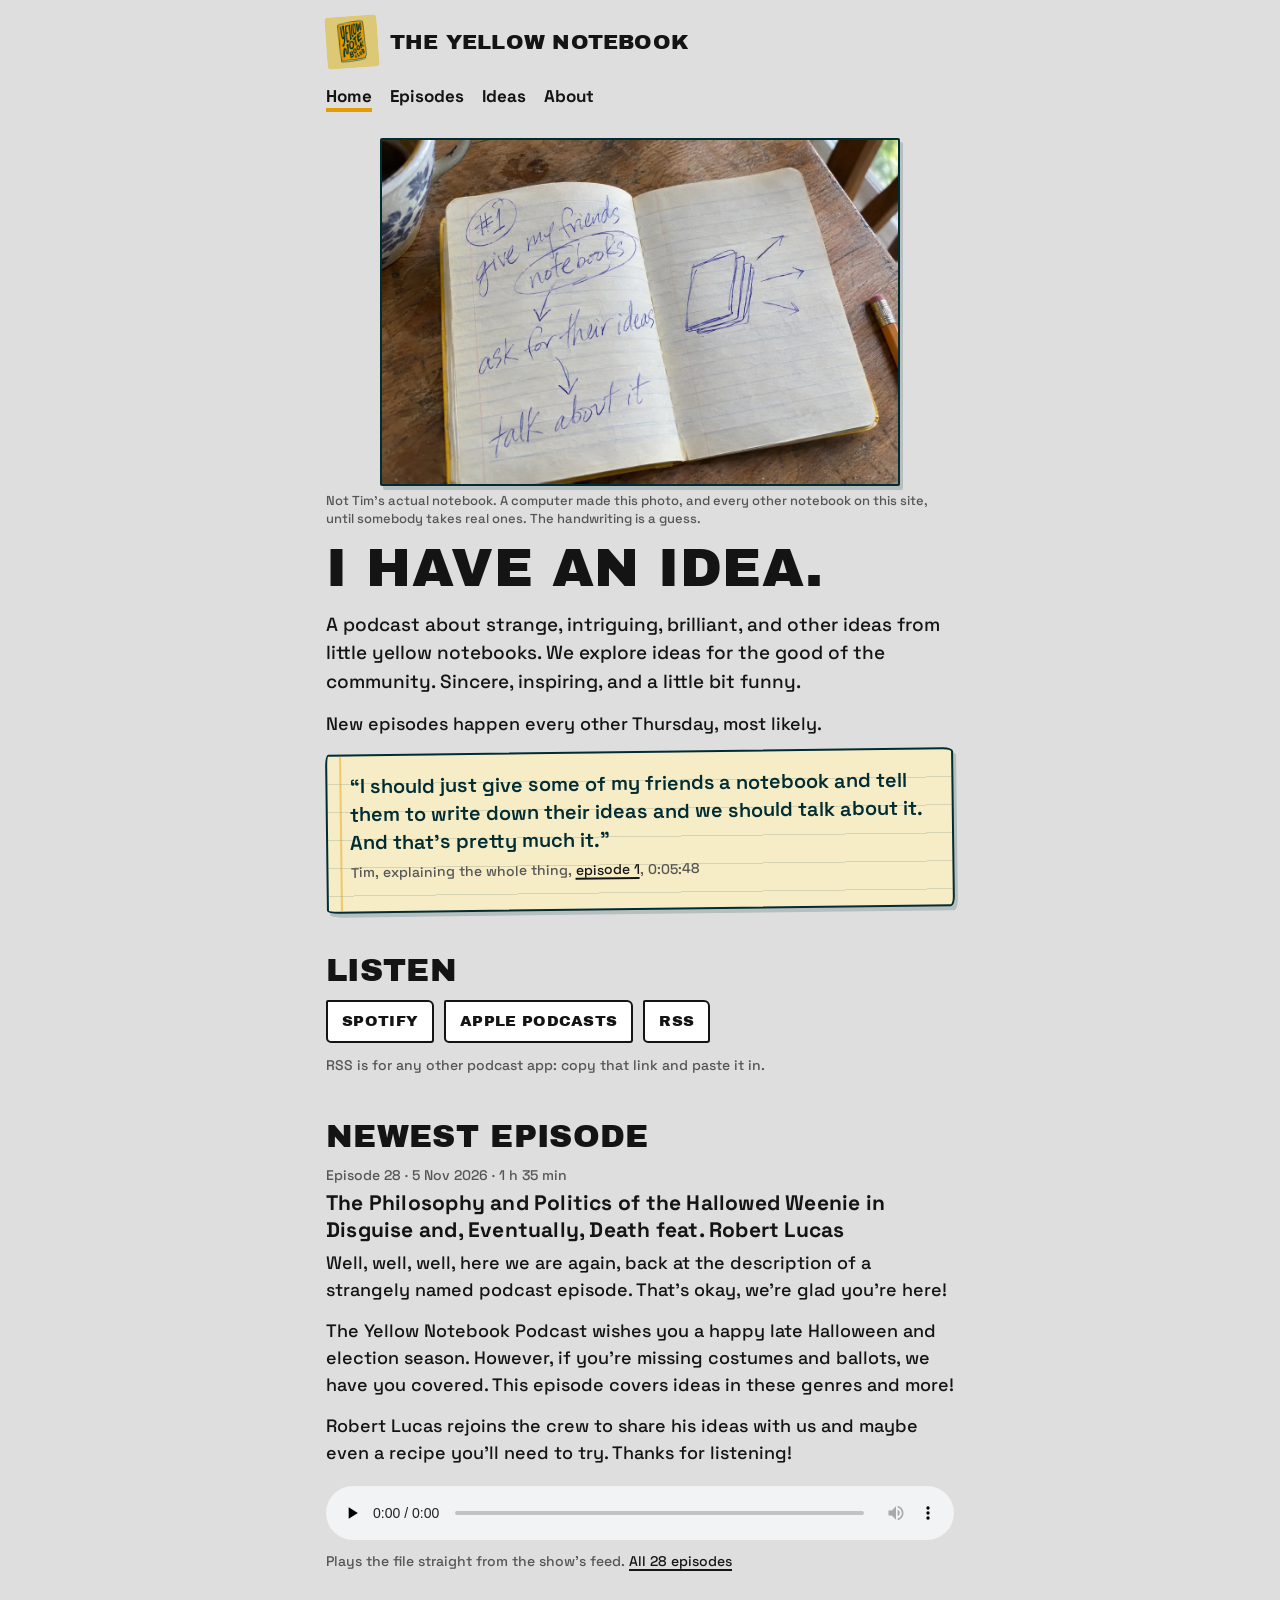
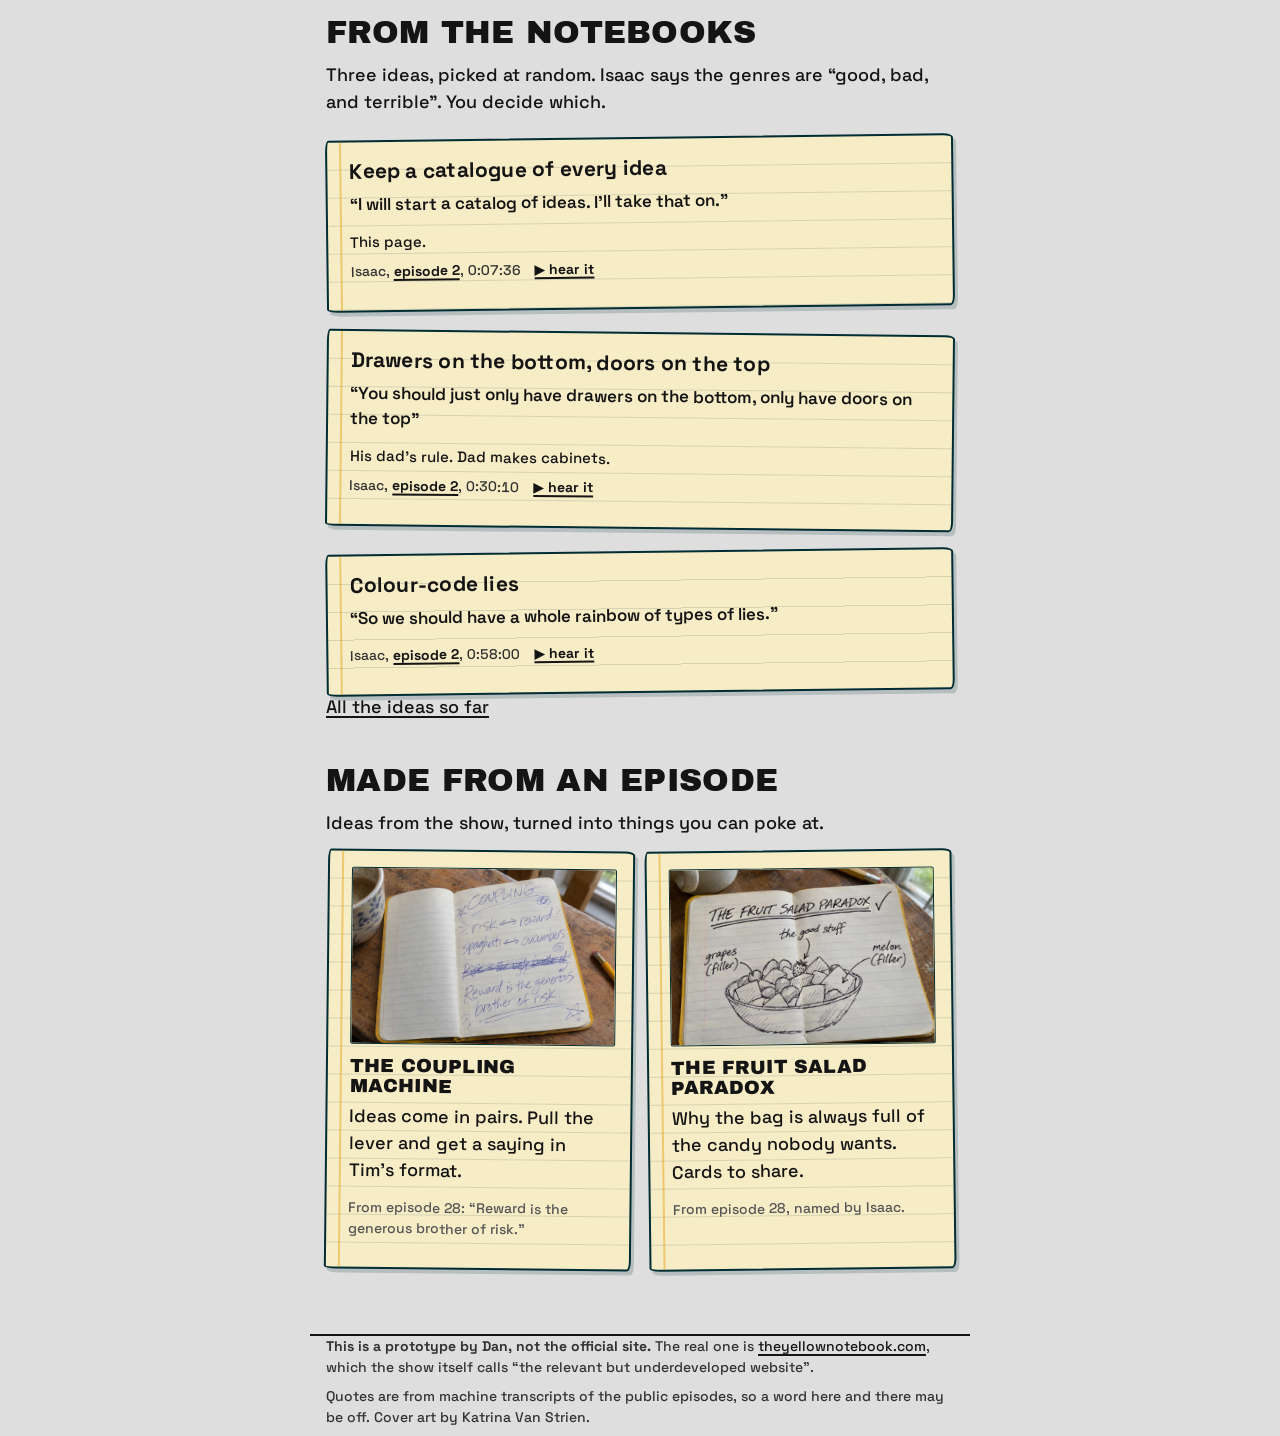
<file: docs/index.html>
<!doctype html>
<html lang="en">
<head>
<meta charset="utf-8">
<meta name="viewport" content="width=device-width, initial-scale=1">
<meta name="robots" content="noindex">
<title>The Yellow Notebook Podcast</title>
<meta name="description" content="A podcast about strange, intriguing, brilliant, and other ideas from little yellow notebooks. Ideas for the good of the community. A prototype site.">
<meta property="og:type" content="website">
<meta property="og:title" content="The Yellow Notebook Podcast">
<meta property="og:description" content="Ideas from little yellow notebooks, for the good of the community. Sincere, inspiring, and a little bit funny.">
<meta property="og:image" content="https://dkvstrien.github.io/yellow-notebook/img/share.jpg">
<meta property="og:image:width" content="1200">
<meta property="og:image:height" content="630">
<meta name="twitter:card" content="summary_large_image">
<link rel="icon" href="img/favicon.png">
<link rel="apple-touch-icon" href="img/apple-touch-icon.png">
<link rel="preconnect" href="https://fonts.googleapis.com">
<link rel="preconnect" href="https://fonts.gstatic.com" crossorigin>
<link href="https://fonts.googleapis.com/css2?family=Archivo+Black&family=Space+Grotesk:wght@500;600;700&display=swap" rel="stylesheet">
<link rel="stylesheet" href="site.css">
</head>
<body data-page="home">
<a class="skip" href="#main">Skip to the page</a>
<header class="top wrap">
  <a class="brand" href="./"><img src="img/cover.webp" alt="" width="52" height="52"><span>The Yellow Notebook</span></a>
  <nav aria-label="Site"><ul>
    <li><a href="./" aria-current="page">Home</a></li>
    <li><a href="episodes.html">Episodes</a></li>
    <li><a href="ideas.html">Ideas</a></li>
    <li><a href="about.html">About</a></li>
  </ul></nav>
</header>

<main id="main" class="wrap">
  <section class="hero">
    <figure class="photo">
      <img src="img/hand/tim-friends.webp" width="1200" height="800" fetchpriority="high" alt="Stand-in, not a real notebook: a computer-made photo of a yellow notebook page in Tim’s imagined handwriting. The page reads: #1, give my friends notebooks, then an arrow to ask for their ideas, then an arrow to talk about it, with a sketch of a stack of notebooks.">
      <figcaption>Not Tim&rsquo;s actual notebook. A computer made this photo, and every other notebook on this site, until somebody takes real ones. The handwriting is a guess.</figcaption>
    </figure>
    <h1>I have an idea.</h1>
    <p class="lede">A podcast about strange, intriguing, brilliant, and other ideas from little yellow notebooks. We explore ideas for the good of the community. Sincere, inspiring, and a little bit funny.</p>
    <p>New episodes happen every other Thursday, most likely.</p>
  </section>

  <blockquote class="paper tilt-l">
    <p class="said">I should just give some of my friends a notebook and tell them to write down their ideas and we should talk about it. And that's pretty much it.</p>
    <p class="who">Tim, explaining the whole thing, <a href="episodes.html#ep-1">episode 1</a>, 0:05:48</p>
  </blockquote>

  <h2>Listen</h2>
  <ul class="listen">
    <li><a href="https://open.spotify.com/show/0IHeq7skKmtrMpM7sly6iV">Spotify</a></li>
    <li><a href="https://podcasts.apple.com/us/podcast/the-yellow-notebook-podcast/id1852625923">Apple Podcasts</a></li>
    <li><a href="https://media.rss.com/yellow-notebook-podcast/feed.xml">RSS</a></li>
  </ul>
  <p class="small">RSS is for any other podcast app: copy that link and paste it in.</p>

  <h2>Newest episode</h2>
  <div id="newest" class="newest">
    <p class="meta">Episode 28 &middot; 5 Nov 2026</p>
    <h3>The Philosophy and Politics of the Hallowed Weenie in Disguise and, Eventually, Death feat. Robert Lucas</h3>
    <p><a href="episodes.html">All the episodes</a></p>
  </div>

  <h2>From the notebooks</h2>
  <p>Three ideas, picked at random. Isaac says the genres are &ldquo;good, bad, and terrible&rdquo;. You decide which.</p>
  <ul id="ideas-teaser" class="ideas-teaser idea-list"></ul>
  <p><a href="ideas.html">All the ideas so far</a></p>

  <h2>Made from an episode</h2>
  <p>Ideas from the show, turned into things you can poke at.</p>
  <div class="made">
    <a class="paper tilt-r" href="play/coupling/">
      <figure class="photo"><img src="img/hand/tim-coupling.webp" width="1200" height="800" loading="lazy" decoding="async" alt="Stand-in, not a real notebook: a computer-made photo of a yellow notebook page in Tim’s imagined handwriting. The page reads: COUPLING. risk and reward. spaghetti and cucumbers. Reward is the generous brother of risk."></figure>
      <h3>The Coupling Machine</h3>
      <p>Ideas come in pairs. Pull the lever and get a saying in Tim's format.</p>
      <p class="from">From episode 28: &ldquo;Reward is the generous brother of risk.&rdquo;</p>
    </a>
    <a class="paper tilt-l" href="play/fruit-salad/">
      <figure class="photo"><img src="img/hand/isaac-fruitsalad.webp" width="1200" height="800" loading="lazy" decoding="async" alt="Stand-in, not a real notebook: a computer-made photo of a yellow notebook page in Isaac’s imagined handwriting. A sketch of a bowl headed THE FRUIT SALAD PARADOX, with grapes and melon labelled filler and one small strawberry labelled the good stuff."></figure>
      <h3>The Fruit Salad Paradox</h3>
      <p>Why the bag is always full of the candy nobody wants. Cards to share.</p>
      <p class="from">From episode 28, named by Isaac.</p>
    </a>
  </div>
</main>
<div id="player" class="player" hidden><div class="what"><span class="label"></span><button type="button" class="close">close</button></div><audio controls preload="none"></audio></div>

<footer class="wrap">
  <p><strong>This is a prototype by Dan, not the official site.</strong> The real one is <a href="https://theyellownotebook.com">theyellownotebook.com</a>, which the show itself calls &ldquo;the relevant but underdeveloped website&rdquo;.</p>
  <p>Quotes are from machine transcripts of the public episodes, so a word here and there may be off. Cover art by Katrina Van Strien.</p>
</footer>
<script src="site.js"></script>
</body>
</html>
</file>
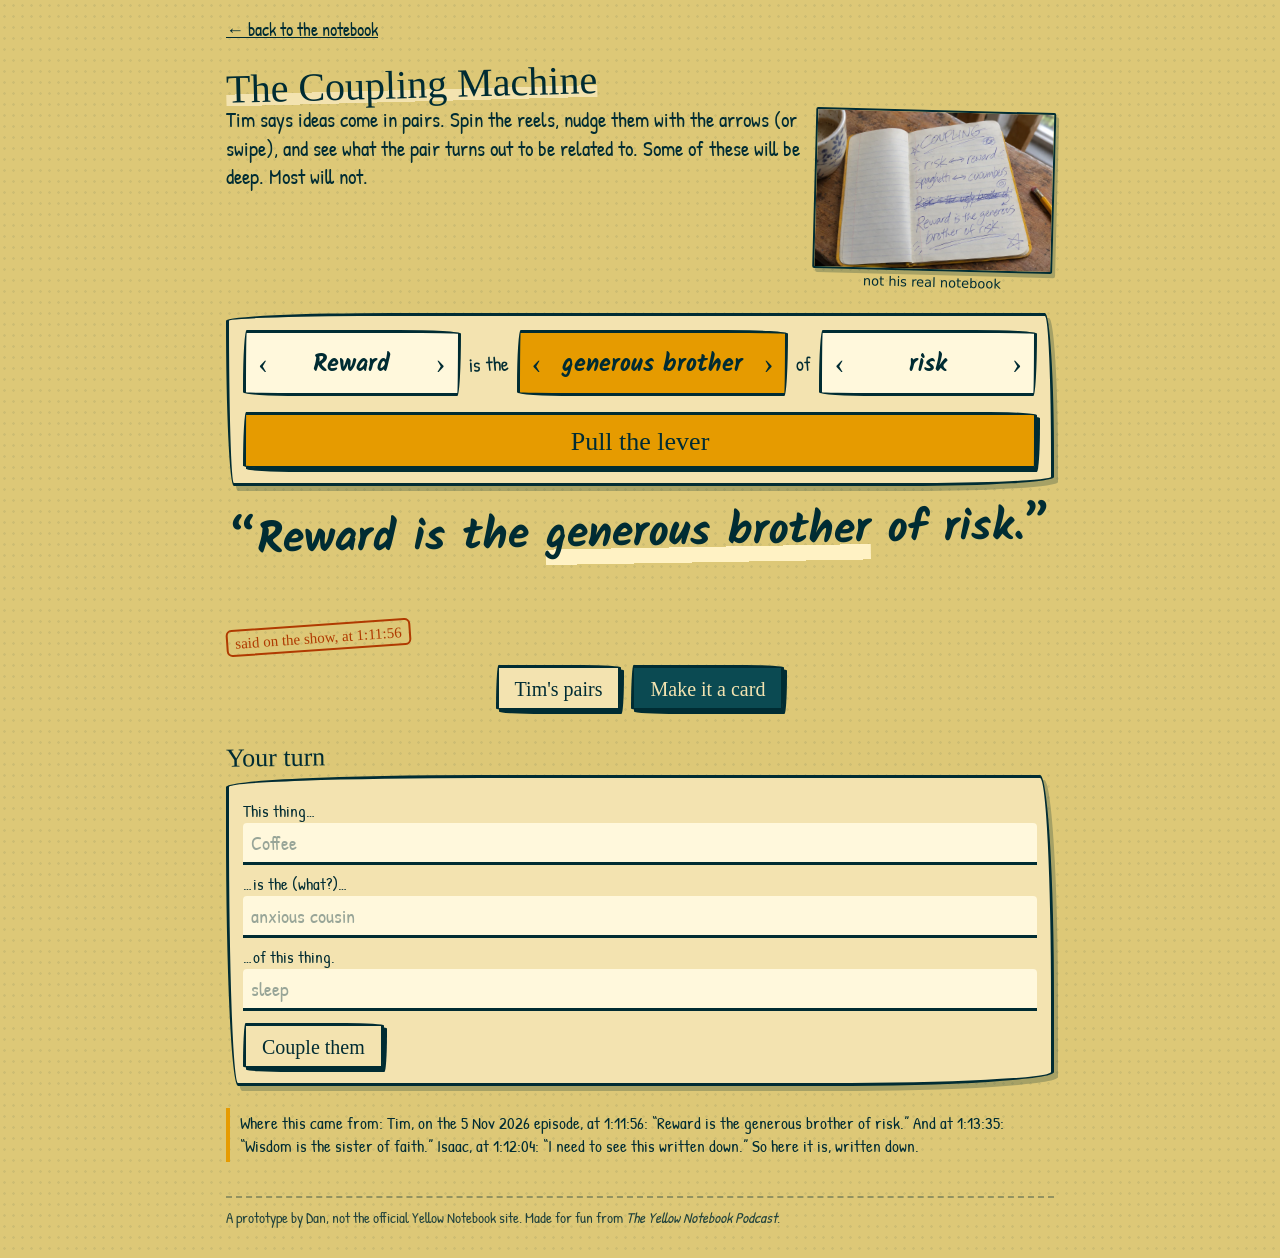
<file: docs/play/coupling/index.html>
<!doctype html>
<html lang="en">
<head>
<meta charset="utf-8">
<meta name="viewport" content="width=device-width, initial-scale=1">
<meta name="robots" content="noindex">
<title>The Coupling Machine</title>
<link rel="preconnect" href="https://fonts.googleapis.com">
<link rel="preconnect" href="https://fonts.gstatic.com" crossorigin>
<link href="https://fonts.googleapis.com/css2?family=Kalam:wght@700&family=Patrick+Hand&family=Permanent+Marker&display=swap" rel="stylesheet">
<link rel="stylesheet" href="../play.css">
<style>
  .machine { margin-top: 10px; text-align: center; }
  .reel {
    display: grid; grid-template-columns: 52px 1fr 52px; align-items: center;
    background: #fff8dc; border: 3px solid var(--ink);
    border-radius: 12px 200px 12px 180px / 180px 12px 200px 12px;
    min-height: 66px; touch-action: pan-y; user-select: none; -webkit-user-select: none;
    overflow: hidden;
  }
  .reel.mid { background: var(--orange); }
  .reel button { box-shadow: none; border: 0; background: none; font-size: 30px; padding: 8px 0; height: 100%; }
  .reel button:active { transform: none; opacity: .5; }
  .word { font: 700 27px/1.1 var(--quote); padding: 8px 2px 4px; overflow-wrap: anywhere; }
  .reel.spinning .word { filter: blur(1.2px); opacity: .75; }
  .reel.landed .word { animation: thunk .25s ease-out; }
  @keyframes thunk { 0% { transform: translateY(-14px); } 70% { transform: translateY(3px); } 100% { transform: none; } }
  .joiner { font-size: 20px; margin: 4px 0; transform: rotate(-2deg); }
  .lever { margin-top: 16px; width: 100%; }
  .saying {
    font: 700 34px/1.2 var(--quote);
    margin: 22px 4px 4px; transform: rotate(-1deg); min-height: 2.4em;
  }
  .saying em { font-style: normal; background: linear-gradient(transparent 70%, #fff2c4 70%, #fff2c4 92%, transparent 92%); }
  .stamp {
    display: inline-block; font: 400 15px/1 var(--marker); color: #b03a00;
    border: 2px solid #b03a00; border-radius: 6px; padding: 5px 7px 3px; transform: rotate(-4deg);
    margin: 6px 0 0; visibility: hidden;
  }
  .stamp.on { visibility: visible; }
  .acts { margin-top: 14px; justify-content: center; }
  .yours label { display: block; font-size: 17px; margin-top: 8px; }
  .yours .row { margin-top: 12px; }
  #cardWrap { display: none; margin-top: 16px; text-align: center; }
  #cardWrap.on { display: block; }
  #cardWrap img { width: 100%; max-width: 420px; border: 2px solid rgba(0,44,51,.3); display: block; margin: 0 auto 10px; }
  @media (min-width: 700px) {
    .reels { display: grid; grid-template-columns: 1fr auto 1.25fr auto 1fr; gap: 8px; align-items: center; }
    .reels .joiner { margin: 0; }
    .word { font-size: 24px; }
    .reel { grid-template-columns: 34px 1fr 34px; }
    .saying { font-size: 44px; }
    main { max-width: 860px; }
  }
</style>
</head>
<body>
<main>
  <a class="back" href="../../">&larr; back to the notebook</a>
  <h1><span>The Coupling Machine</span></h1>
  <a class="nb" href="../../img/hand/tim-coupling.webp"><img src="../../img/hand/tim-coupling.webp" width="1200" height="800" alt="Stand-in, not a real notebook: a computer-made photo of a yellow notebook page in Tim’s imagined handwriting. The page reads: COUPLING. risk and reward. spaghetti and cucumbers. A crossed-out line, Risk is the ugly brother of. Then: Reward is the generous brother of risk."><span>not his real notebook</span></a>
  <p class="lede">Tim says ideas come in pairs. Spin the reels, nudge them with the arrows (or swipe), and see what the pair turns out to be related to. Some of these will be deep. Most will not.</p>

  <section class="machine box" aria-label="The machine">
    <div class="reels">
      <div class="reel" id="reelA" data-reel="a">
        <button type="button" data-step="-1" aria-label="Previous first word">&lsaquo;</button>
        <div class="word" aria-live="polite"></div>
        <button type="button" data-step="1" aria-label="Next first word">&rsaquo;</button>
      </div>
      <div class="joiner">is the</div>
      <div class="reel mid" id="reelR" data-reel="r">
        <button type="button" data-step="-1" aria-label="Previous relationship">&lsaquo;</button>
        <div class="word" aria-live="polite"></div>
        <button type="button" data-step="1" aria-label="Next relationship">&rsaquo;</button>
      </div>
      <div class="joiner">of</div>
      <div class="reel" id="reelB" data-reel="b">
        <button type="button" data-step="-1" aria-label="Previous second word">&lsaquo;</button>
        <div class="word" aria-live="polite"></div>
        <button type="button" data-step="1" aria-label="Next second word">&rsaquo;</button>
      </div>
    </div>
    <button type="button" class="big lever" id="spin">Pull the lever</button>
  </section>

  <p class="saying" id="saying" aria-live="polite"></p>
  <span class="stamp" id="stamp">said on the show</span>

  <div class="row acts">
    <button type="button" id="tims">Tim's pairs</button>
    <button type="button" class="teal" id="makeCard">Make it a card</button>
  </div>

  <div id="cardWrap">
    <img id="cardImg" alt="The saying drawn as a notebook card">
    <div class="row acts">
      <button type="button" id="save">Save the card</button>
      <button type="button" id="share" hidden>Share it</button>
    </div>
  </div>

  <h2>Your turn</h2>
  <form class="box yours" id="yours" autocomplete="off">
    <label for="ya">This thing&hellip;</label>
    <input type="text" id="ya" maxlength="28" placeholder="Coffee">
    <label for="yr">&hellip;is the (what?)&hellip;</label>
    <input type="text" id="yr" maxlength="32" placeholder="anxious cousin">
    <label for="yb">&hellip;of this thing.</label>
    <input type="text" id="yb" maxlength="28" placeholder="sleep">
    <div class="row"><button type="submit">Couple them</button> <span class="small" id="yoursMsg"></span></div>
  </form>

  <p class="where">Where this came from: Tim, on the 5 Nov 2026 episode, at 1:11:56: &ldquo;Reward is the generous brother of risk.&rdquo; And at 1:13:35: &ldquo;Wisdom is the sister of faith.&rdquo; Isaac, at 1:12:04: &ldquo;I need to see this written down.&rdquo; So here it is, written down.</p>

  <footer>A prototype by Dan, not the official Yellow Notebook site. Made for fun from <i>The Yellow Notebook Podcast</i>.</footer>
</main>

<canvas id="card" hidden></canvas>
<script src="../card.js"></script>
<script>
(function () {
  // Pairs said on the show (Tim, 5 Nov 2026), checked against the transcript
  var SAID = [
    { a: "Reward", r: "generous brother", b: "risk", at: "1:11:56" },
    { a: "Risk", r: "ugly brother", b: "generosity", at: "1:11:48" },
    { a: "Wisdom", r: "sister", b: "faith", at: "1:13:35" }
  ];
  // More pairs in the same spirit (not from the show)
  var PAIRS = [
    ["Rest", "work"], ["Coffee", "sleep"], ["Patience", "hope"], ["Courage", "fear"],
    ["Honesty", "kindness"], ["Saving", "spending"], ["Listening", "talking"], ["Curiosity", "boredom"],
    ["Home", "adventure"], ["Laughter", "tears"], ["Rain", "harvest"], ["Practice", "talent"],
    ["Leftovers", "dinner"], ["A nap", "ambition"], ["Doubt", "faith"], ["Giving", "receiving"],
    ["Humility", "confidence"], ["Grief", "love"], ["A question", "an answer"], ["Silence", "music"],
    ["Chaos", "a good idea"], ["Melon", "fruit salad"], ["The Tootsie Roll", "Halloween"], ["Monday", "the weekend"],
    ["Failure", "progress"], ["Bedtime", "morning"], ["Writing it down", "remembering"]
  ];
  var RELS = [
    "generous brother", "ugly brother", "sister", "beautiful brother", "quiet cousin", "older sister",
    "evil twin", "favourite aunt", "sensible uncle", "loud cousin", "tired sister", "second cousin",
    "wild little brother", "patient sister", "grumpy uncle", "forgetful aunt", "sneaky twin", "shy cousin",
    "bossy big sister", "long-lost brother", "step-cousin", "imaginary friend"
  ];
  function uniq(list) { var s = {}; return list.filter(function (x) { var k = x.toLowerCase(); return s[k] ? false : (s[k] = true); }); }
  var A = uniq(SAID.map(function (p) { return p.a; }).concat(PAIRS.map(function (p) { return p[0]; })));
  var B = uniq(SAID.map(function (p) { return p.b; }).concat(PAIRS.map(function (p) { return p[1]; })));

  function Reel(el, list) {
    this.el = el; this.list = list; this.i = 0; this.word = el.querySelector(".word");
    var self = this;
    el.querySelectorAll("button").forEach(function (b) {
      b.addEventListener("click", function () { if (!spinning) self.step(+b.dataset.step); });
    });
    // swipe left/right to nudge
    var x0 = null;
    el.addEventListener("pointerdown", function (e) { if (e.target.tagName !== "BUTTON") x0 = e.clientX; });
    el.addEventListener("pointerup", function (e) {
      if (x0 === null || spinning) return;
      var dx = e.clientX - x0; x0 = null;
      if (Math.abs(dx) > 30) self.step(dx < 0 ? 1 : -1);
    });
    el.addEventListener("pointercancel", function () { x0 = null; });
  }
  Reel.prototype.show = function () { this.word.textContent = this.list[this.i]; };
  Reel.prototype.set = function (w) {
    var k = this.list.findIndex(function (x) { return x.toLowerCase() === w.toLowerCase(); });
    if (k < 0) { this.list.splice(this.i + 1, 0, w); k = this.i + 1; }
    this.i = k; this.show();
  };
  Reel.prototype.step = function (d) {
    this.i = (this.i + d + this.list.length) % this.list.length; this.show(); this.land(); update();
  };
  Reel.prototype.land = function () {
    var el = this.el; el.classList.remove("landed"); void el.offsetWidth; el.classList.add("landed");
  };

  var ra = new Reel(document.getElementById("reelA"), A);
  var rr = new Reel(document.getElementById("reelR"), RELS.slice());
  var rb = new Reel(document.getElementById("reelB"), B);
  var spinning = false;

  function cap(s) { return s.charAt(0).toUpperCase() + s.slice(1); }
  function current() { return { a: ra.list[ra.i], r: rr.list[rr.i], b: rb.list[rb.i] }; }
  function said(c) {
    return SAID.filter(function (p) { return p.a.toLowerCase() === c.a.toLowerCase() && p.r === c.r.toLowerCase() && p.b.toLowerCase() === c.b.toLowerCase(); })[0];
  }
  function esc(s) { return s.replace(/[&<>"]/g, function (c) { return { "&": "&amp;", "<": "&lt;", ">": "&gt;", '"': "&quot;" }[c]; }); }
  function update() {
    var c = current(), s = said(c);
    document.getElementById("saying").innerHTML =
      "&ldquo;" + esc(cap(c.a)) + " is the <em>" + esc(c.r) + "</em> of " + esc(c.b) + ".&rdquo;";
    var st = document.getElementById("stamp");
    st.textContent = s ? "said on the show, at " + s.at : "";
    st.classList.toggle("on", !!s);
    document.getElementById("cardWrap").classList.remove("on");
  }

  function spin() {
    if (spinning) return;
    spinning = true;
    var btn = document.getElementById("spin"); btn.textContent = "Whirring…";
    // usually land on a pair that belongs together, sometimes on pure nonsense
    var target;
    if (Math.random() < 0.75) {
      var p = PAIRS[Math.floor(Math.random() * PAIRS.length)];
      target = { a: p[0], b: p[1] };
    } else {
      target = { a: A[Math.floor(Math.random() * A.length)], b: B[Math.floor(Math.random() * B.length)] };
    }
    var reels = [[ra, target.a], [rr, RELS[Math.floor(Math.random() * RELS.length)]], [rb, target.b]];
    var done = 0;
    reels.forEach(function (pair, n) {
      var reel = pair[0], ticks = 12 + n * 7, t = 0;
      reel.el.classList.add("spinning");
      (function tick() {
        reel.i = (reel.i + 1) % reel.list.length; reel.show();
        if (++t < ticks) { setTimeout(tick, 35 + t * 4); return; }
        reel.set(pair[1]); reel.el.classList.remove("spinning"); reel.land();
        if (++done === 3) { spinning = false; btn.textContent = "Pull the lever"; update(); }
      })();
    });
  }

  var timsIdx = 0;
  function tims() {
    if (spinning) return;
    var p = SAID[timsIdx++ % SAID.length];
    ra.set(p.a); rr.set(p.r); rb.set(p.b);
    [ra, rr, rb].forEach(function (r) { r.land(); });
    update();
  }

  var canvas = document.getElementById("card");
  function makeCard() {
    if (spinning) return;
    var c = current(), s = said(c);
    var quote = "“" + cap(c.a) + " is the " + c.r + " of " + c.b + ".”";
    var seed = 0; for (var i = 0; i < quote.length; i++) seed = (seed * 31 + quote.charCodeAt(i)) >>> 0;
    notebookFontsReady().then(function () {
      drawNotebookCard(canvas, {
        seed: seed,
        label: "THE IDEA OF “COUPLING”",
        quote: quote,
        underline: c.r.split(" ")[0],
        attrib: s ? "— Tim, on pairing up ideas" : "— made on the Coupling Machine",
        source: s ? "The Yellow Notebook Podcast · at " + s.at : "after Tim’s idea · The Yellow Notebook Podcast"
      });
      document.getElementById("cardImg").src = canvas.toDataURL("image/png");
      var w = document.getElementById("cardWrap"); w.classList.add("on");
      w.scrollIntoView({ behavior: "smooth", block: "nearest" });
    });
  }
  function fileName() {
    var c = current();
    return ("coupling-" + c.a + "-" + c.b).toLowerCase().replace(/[^a-z0-9]+/g, "-").replace(/-+$/, "") + ".png";
  }

  document.getElementById("spin").addEventListener("click", spin);
  document.getElementById("tims").addEventListener("click", tims);
  document.getElementById("makeCard").addEventListener("click", makeCard);
  document.getElementById("save").addEventListener("click", function () { saveCanvas(canvas, fileName(), false); });
  var shareBtn = document.getElementById("share");
  try {
    if (navigator.canShare && navigator.canShare({ files: [new File([""], "x.png", { type: "image/png" })] })) shareBtn.hidden = false;
  } catch (e) {}
  shareBtn.addEventListener("click", function () { saveCanvas(canvas, fileName(), true); });

  document.getElementById("yours").addEventListener("submit", function (e) {
    e.preventDefault();
    var a = document.getElementById("ya").value.trim(), r = document.getElementById("yr").value.trim().toLowerCase(),
        b = document.getElementById("yb").value.trim(), msg = document.getElementById("yoursMsg");
    if (!a || !r || !b) { msg.textContent = "Needs all three. That's the whole idea."; return; }
    r = r.replace(/^the\s+/, "").replace(/\s+of$/, "");
    ra.set(a); rr.set(r); rb.set(b);
    [ra, rr, rb].forEach(function (x) { x.land(); });
    msg.textContent = "Coupled. They're in the reels now.";
    update();
    document.getElementById("saying").scrollIntoView({ behavior: "smooth", block: "center" });
  });

  ra.set("Reward"); rr.set("generous brother"); rb.set("risk"); update();
})();
</script>
</body>
</html>
</file>
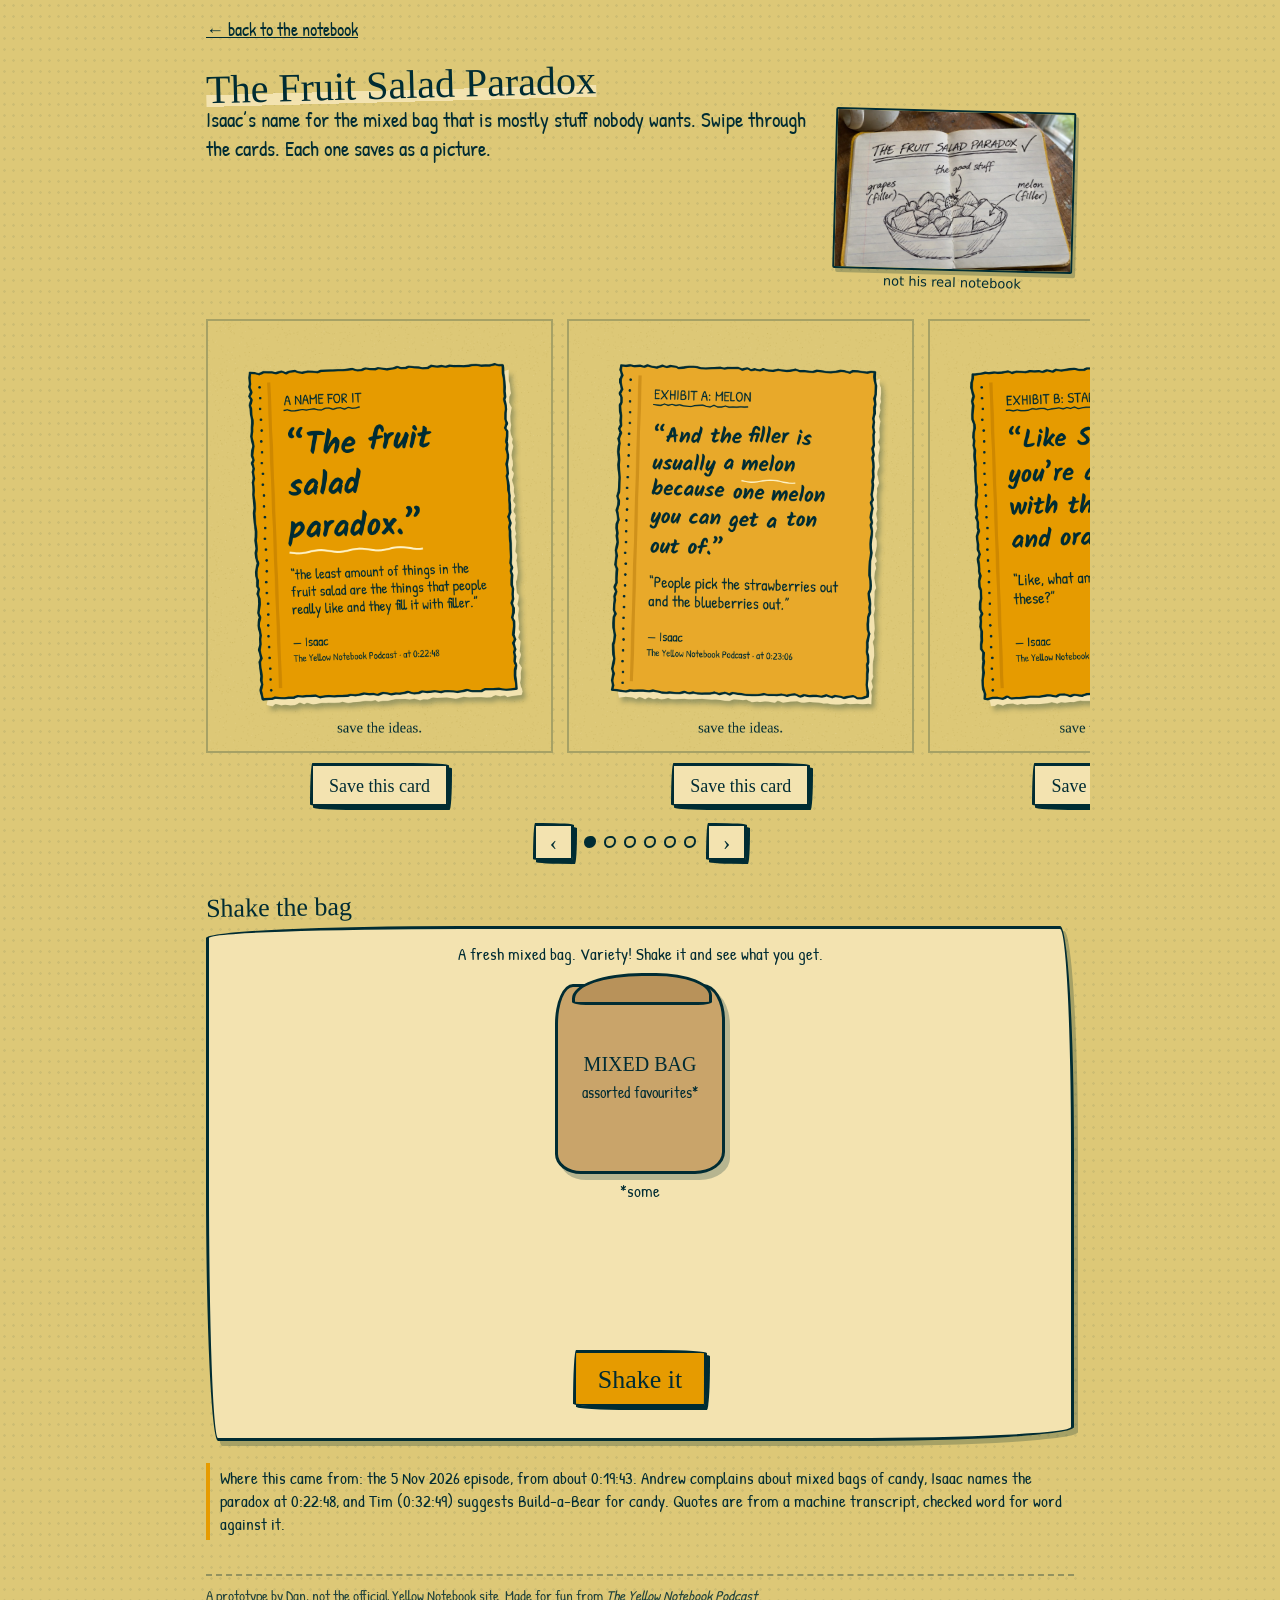
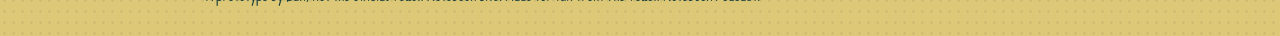
<file: docs/play/fruit-salad/index.html>
<!doctype html>
<html lang="en">
<head>
<meta charset="utf-8">
<meta name="viewport" content="width=device-width, initial-scale=1">
<meta name="robots" content="noindex">
<title>The Fruit Salad Paradox</title>
<link rel="preconnect" href="https://fonts.googleapis.com">
<link rel="preconnect" href="https://fonts.gstatic.com" crossorigin>
<link href="https://fonts.googleapis.com/css2?family=Kalam:wght@700&family=Patrick+Hand&family=Permanent+Marker&display=swap" rel="stylesheet">
<link rel="stylesheet" href="../play.css">
<style>
  .strip {
    display: flex; gap: 14px; overflow-x: auto; scroll-snap-type: x mandatory;
    padding: 6px 2px 12px; margin: 0 -16px; padding-left: 16px; padding-right: 16px;
    scrollbar-width: none; -webkit-overflow-scrolling: touch;
  }
  .strip::-webkit-scrollbar { display: none; }
  .card { flex: 0 0 86%; scroll-snap-align: center; text-align: center; }
  .card img { width: 100%; display: block; border: 2px solid rgba(0,44,51,.25); background: var(--mustard); aspect-ratio: 1080 / 1350; }
  .card button { margin-top: 10px; font-size: 18px; }
  .nav { justify-content: center; margin-top: 4px; }
  .dots { display: flex; gap: 8px; }
  .dots span { cursor: pointer; width: 12px; height: 12px; border: 2px solid var(--ink); border-radius: 50% 40% 55% 45%; }
  .dots span.on { background: var(--ink); }
  .nav button { font-size: 22px; padding: 6px 14px 4px; }

  .bagzone { text-align: center; }
  .bag {
    width: 170px; height: 190px; margin: 18px auto 6px; position: relative; cursor: pointer;
    background: #c9a46a; border: 3px solid var(--ink);
    border-radius: 18px 22px 30px 26px / 40px 36px 22px 20px;
    box-shadow: 5px 6px 0 rgba(0,44,51,.25);
    display: flex; align-items: center; justify-content: center; flex-direction: column;
    font: 400 20px/1.05 var(--marker); padding: 10px; user-select: none; -webkit-user-select: none;
  }
  .bag::before { /* crumpled top */
    content: ""; position: absolute; top: -14px; left: 14px; right: 10px; height: 26px;
    background: #b8925a; border: 3px solid var(--ink); border-radius: 50% 40% 10% 10% / 80% 70% 10% 10%;
  }
  .bag small { font: 16px var(--hand); margin-top: 6px; }
  .bag.shake { animation: shake .6s; }
  @keyframes shake {
    0%,100% { transform: rotate(0); } 15% { transform: rotate(-14deg) translateY(-6px); } 30% { transform: rotate(12deg); }
    45% { transform: rotate(-10deg) translateY(-4px); } 60% { transform: rotate(8deg); } 80% { transform: rotate(-4deg); }
  }
  .pile { display: flex; flex-wrap: wrap; justify-content: center; gap: 8px; min-height: 92px; margin: 12px 0 4px; }
  .piece {
    width: 74px; padding: 6px 2px 4px; background: #fff8dc; border: 2px solid var(--ink);
    border-radius: 10px 40px 12px 36px / 36px 12px 40px 10px; font-size: 14px; line-height: 1.05;
    animation: drop .45s ease-out both;
  }
  .piece b { display: block; font-size: 32px; line-height: 1.1; font-weight: 400; }
  .piece.good { background: var(--orange); }
  @keyframes drop { from { opacity: 0; transform: translateY(-50px) rotate(-30deg); } to { opacity: 1; } }
  .verdict { font: 400 24px/1.2 var(--marker); min-height: 1.3em; margin: 6px 0; transform: rotate(-1deg); }
  .tally { font-size: 17px; }
  @media (min-width: 700px) {
    main { max-width: 900px; }
    .card { flex-basis: 40%; }
  }
</style>
</head>
<body>
<main>
  <a class="back" href="../../">&larr; back to the notebook</a>
  <h1><span>The Fruit Salad Paradox</span></h1>
  <a class="nb" href="../../img/hand/isaac-fruitsalad.webp"><img src="../../img/hand/isaac-fruitsalad.webp" width="1200" height="800" alt="Stand-in, not a real notebook: a computer-made photo of a yellow notebook page in Isaac’s imagined handwriting. A sketch of a bowl headed THE FRUIT SALAD PARADOX, with labels grapes (filler), melon (filler), and the good stuff pointing at one small strawberry."><span>not his real notebook</span></a>
  <p class="lede">Isaac&rsquo;s name for the mixed bag that is mostly stuff nobody wants. Swipe through the cards. Each one saves as a picture.</p>

  <div class="strip" id="strip" aria-label="Cards"></div>
  <div class="row nav">
    <button type="button" id="prev" aria-label="Previous card">&lsaquo;</button>
    <div class="dots" id="dots"></div>
    <button type="button" id="next" aria-label="Next card">&rsaquo;</button>
  </div>

  <h2>Shake the bag</h2>
  <section class="box bagzone">
    <p class="small" style="margin:0">A fresh mixed bag. Variety! Shake it and see what you get.</p>
    <div class="bag" id="bag" role="button" tabindex="0" aria-label="Shake the bag">MIXED BAG<small>assorted favourites*</small></div>
    <div class="small">*some</div>
    <div class="pile" id="pile" aria-live="polite"></div>
    <div class="verdict" id="verdict"></div>
    <button type="button" class="big" id="shake">Shake it</button>
    <p class="tally" id="tally"></p>
  </section>

  <p class="where">Where this came from: the 5 Nov 2026 episode, from about 0:19:43. Andrew complains about mixed bags of candy, Isaac names the paradox at 0:22:48, and Tim (0:32:49) suggests Build-a-Bear for candy. Quotes are from a machine transcript, checked word for word against it.</p>

  <footer>A prototype by Dan, not the official Yellow Notebook site. Made for fun from <i>The Yellow Notebook Podcast</i>.</footer>
</main>

<script src="../card.js"></script>
<script>
(function () {
  // Every quote below is word for word from the episode transcript (5 Nov 2026).
  var CARDS = [
    { file: "the-fruit-salad-paradox", label: "A NAME FOR IT", quote: "“The fruit salad paradox.”", max: 120,
      underline: "paradox",
      aside: "“the least amount of things in the fruit salad are the things that people really like and they fill it with filler.”",
      attrib: "— Isaac", source: "The Yellow Notebook Podcast · at 0:22:48" },
    { file: "exhibit-a-melon", label: "EXHIBIT A: MELON", quote: "“And the filler is usually a melon because one melon you can get a ton out of.”",
      underline: "melon", aside: "“People pick the strawberries out and the blueberries out.”",
      attrib: "— Isaac", source: "The Yellow Notebook Podcast · at 0:23:06", cover: "#e8a92a" },
    { file: "exhibit-b-starburst", label: "EXHIBIT B: STARBURST", quote: "“Like Starburst, you’re always left with the yellows and oranges.”",
      underline: "yellows", aside: "“Like, what am I even doing with these?”",
      attrib: "— Isaac", source: "The Yellow Notebook Podcast · at 0:23:30" },
    { file: "exhibit-c-the-office-bowl", label: "EXHIBIT C: THE OFFICE BOWL", quote: "“At our work, there’s a bowl of candy and the M and M’s never get touched.”",
      underline: "never", aside: "“No one wants M and M’s.”",
      attrib: "— Andrew", source: "The Yellow Notebook Podcast · at 0:20:28", cover: "#e8a92a" },
    { file: "exhibit-d-the-mixed-bag", label: "EXHIBIT D: THE MIXED BAG", quote: "“The mixed bag is 50% undesirable.”", max: 120,
      underline: "undesirable", aside: "“Also get rid of Tootsie Rolls forever.”",
      attrib: "— Andrew", source: "The Yellow Notebook Podcast · at 0:22:10" },
    { file: "the-fix-build-a-bag", label: "A POSSIBLE FIX", quote: "“Build a bear, but, like, build a bag of candy.”",
      underline: "bag", aside: "“make your own mixed bag of the stuff you want.”",
      attrib: "— Tim", source: "The Yellow Notebook Podcast · at 0:32:49", cover: "#e8a92a" }
  ];

  var strip = document.getElementById("strip"), dots = document.getElementById("dots");
  var canvases = [];
  CARDS.forEach(function (c, i) {
    var fig = document.createElement("figure"); fig.className = "card"; fig.style.margin = "0";
    var img = document.createElement("img"); img.alt = c.label + ": " + c.quote + " " + (c.aside || "") + " " + c.attrib;
    var btn = document.createElement("button"); btn.type = "button"; btn.textContent = "Save this card";
    var cv = document.createElement("canvas"); canvases.push(cv);
    btn.addEventListener("click", function () { saveCanvas(cv, "fruit-salad-" + (i + 1) + "-" + c.file + ".png", true); });
    fig.appendChild(img); fig.appendChild(btn); strip.appendChild(fig);
    var d = document.createElement("span"); dots.appendChild(d);
  });
  notebookFontsReady().then(function () {
    CARDS.forEach(function (c, i) {
      c.seed = 11 + i * 17; c.tilt = i % 2 ? 1.6 : -2.2;
      drawNotebookCard(canvases[i], c);
      strip.children[i].querySelector("img").src = canvases[i].toDataURL("image/png");
    });
  });

  // which card sits nearest the middle of the strip
  function index() {
    var mid = strip.scrollLeft + strip.clientWidth / 2, best = 0, bd = 1e9;
    [].forEach.call(strip.children, function (el, i) {
      var d = Math.abs(el.offsetLeft + el.clientWidth / 2 - mid);
      if (d < bd) { bd = d; best = i; }
    });
    return best;
  }
  var cur = 0, settle = null, moving = false;
  function mark() { [].forEach.call(dots.children, function (d, i) { d.classList.toggle("on", i === cur); }); }
  function go(k) {
    cur = Math.max(0, Math.min(CARDS.length - 1, k)); mark(); moving = true;
    var el = strip.children[cur];
    strip.scrollTo({ left: el.offsetLeft - (strip.clientWidth - el.clientWidth) / 2, behavior: "smooth" });
  }
  strip.addEventListener("scroll", function () {
    clearTimeout(settle);
    settle = setTimeout(function () { moving = false; cur = index(); mark(); }, 120);
    if (!moving) { cur = index(); mark(); }
  });
  strip.addEventListener("scrollend", function () { moving = false; cur = index(); mark(); });
  document.getElementById("prev").addEventListener("click", function () { go(cur - 1); });
  document.getElementById("next").addEventListener("click", function () { go(cur + 1); });
  [].forEach.call(dots.children, function (d, i) { d.addEventListener("click", function () { go(i); }); });
  mark();

  // The bag. It is always mostly filler. That's the paradox.
  var FILLER = [
    ["🍈", "honeydew"], ["🍈", "cantaloupe"], ["🍇", "green grape"],
    ["🟨", "yellow Starburst"], ["🟧", "orange Starburst"], ["🟫", "Tootsie Roll"],
    ["🍬", "strawberry Tootsie Roll"], ["🟤", "regular M&M’s"], ["🪨", "a rock"]
  ];
  var GOOD = [["🍓", "strawberry"], ["🫐", "blueberry"], ["🟥", "red Starburst"], ["🥜", "peanut M&M’s"]];
  var shakes = 0, goodTotal = 0, pieceTotal = 0;
  function pick(list) { return list[Math.floor(Math.random() * list.length)]; }
  function shake() {
    var bag = document.getElementById("bag");
    bag.classList.remove("shake"); void bag.offsetWidth; bag.classList.add("shake");
    var n = 6, good = Math.random() < 0.55 ? 1 : 0; // at most one good thing. Ever.
    var items = [];
    for (var i = 0; i < n - good; i++) items.push([pick(FILLER), false]);
    for (var j = 0; j < good; j++) items.splice(Math.floor(Math.random() * (items.length + 1)), 0, [pick(GOOD), true]);
    var pile = document.getElementById("pile"); pile.innerHTML = "";
    items.forEach(function (it, k) {
      var p = document.createElement("div"); p.className = "piece" + (it[1] ? " good" : "");
      p.style.animationDelay = (0.25 + k * 0.08) + "s";
      p.innerHTML = "<b aria-hidden='true'>" + it[0][0] + "</b>" + it[0][1];
      pile.appendChild(p);
    });
    shakes++; goodTotal += good; pieceTotal += n;
    var lines = good
      ? ["Five filler, one " + items.filter(function (x) { return x[1]; })[0][0][1] + ". Variety.", "One good one. Don’t get used to it.", "Five filler, one keeper. As foretold."]
      : ["Six filler. Isaac called it.", "All filler. Very real problem.", "Nothing good. Have a Tootsie Roll.", "Zero for six. Far reaching ramifications."];
    if (items.some(function (x) { return x[0][1] === "a rock"; })) lines = ["Someone put a rock in here."];
    document.getElementById("verdict").textContent = pick(lines);
    document.getElementById("tally").textContent = "So far: " + shakes + (shakes === 1 ? " shake, " : " shakes, ") +
      (pieceTotal - goodTotal) + " filler, " + goodTotal + " good. That’s " +
      Math.round(100 * (pieceTotal - goodTotal) / pieceTotal) + "% filler.";
  }
  document.getElementById("shake").addEventListener("click", shake);
  var bagEl = document.getElementById("bag");
  bagEl.addEventListener("click", shake);
  bagEl.addEventListener("keydown", function (e) { if (e.key === "Enter" || e.key === " ") { e.preventDefault(); shake(); } });
})();
</script>
</body>
</html>
</file>
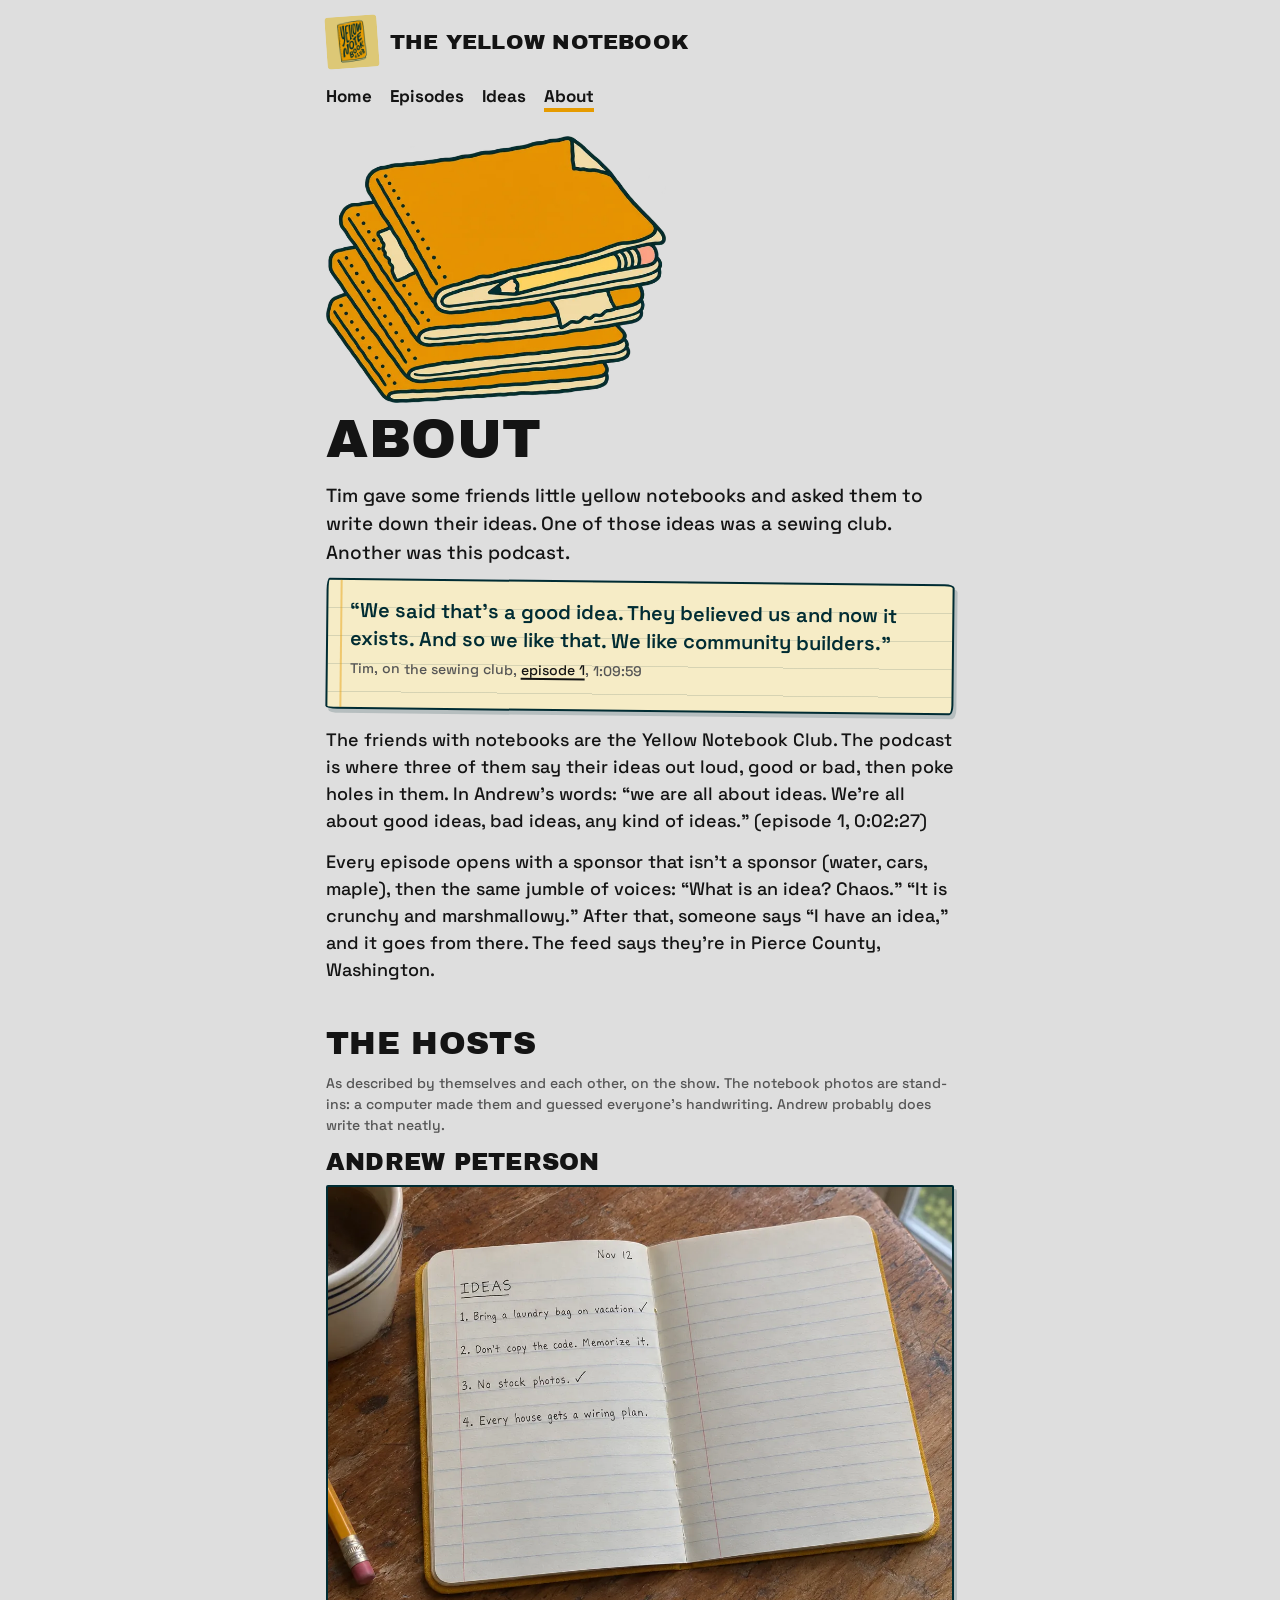
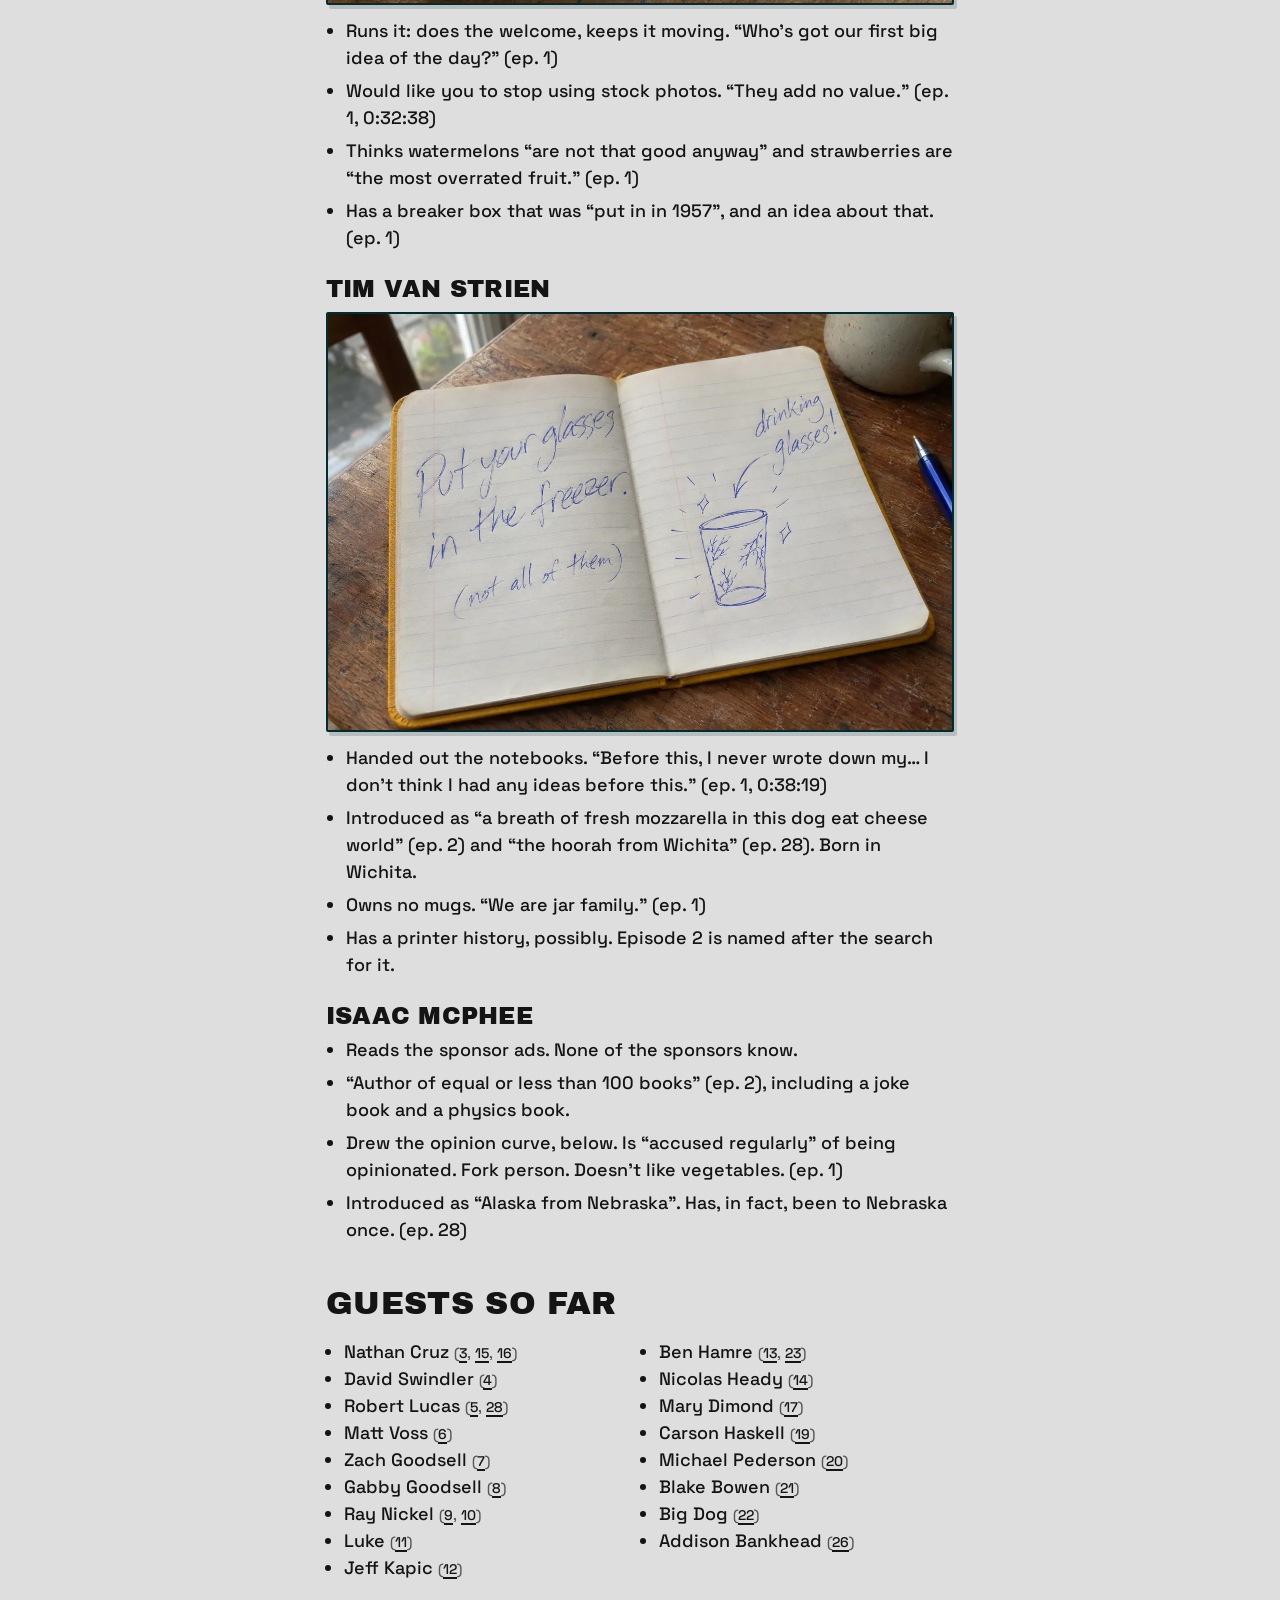
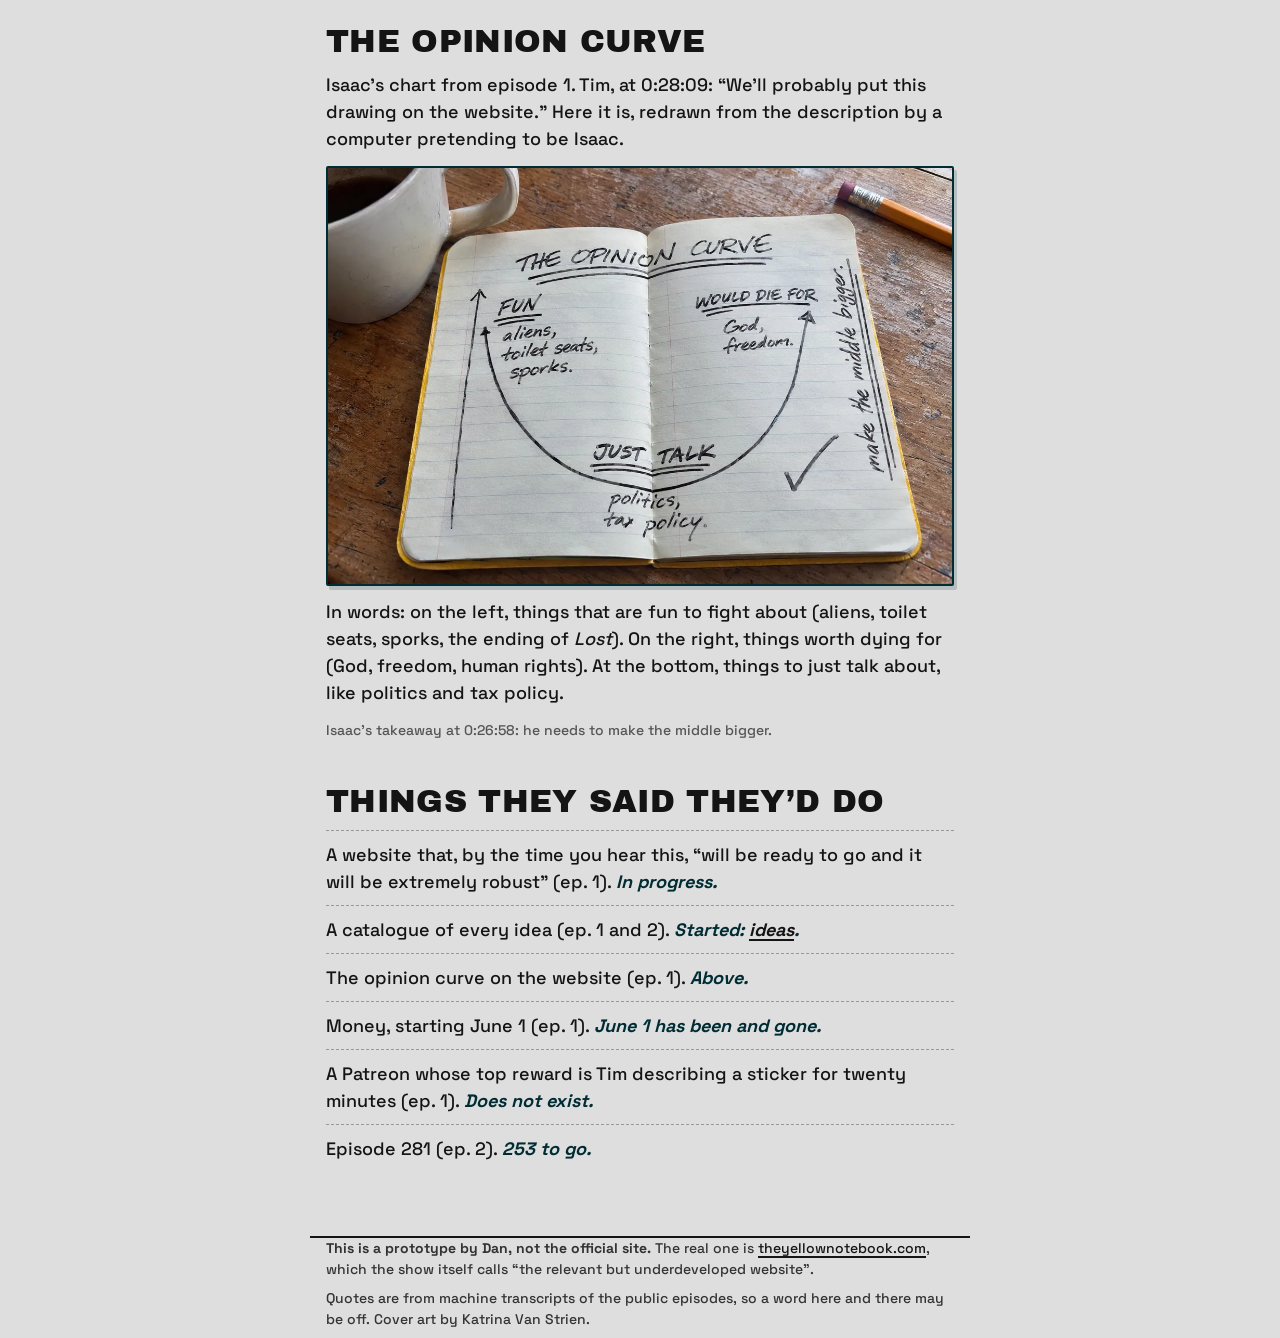
<file: docs/about.html>
<!doctype html>
<html lang="en">
<head>
<meta charset="utf-8">
<meta name="viewport" content="width=device-width, initial-scale=1">
<meta name="robots" content="noindex">
<title>About · The Yellow Notebook Podcast</title>
<meta name="description" content="What The Yellow Notebook is, and the three hosts, in their own words from the show.">
<meta property="og:type" content="website">
<meta property="og:title" content="About · The Yellow Notebook Podcast">
<meta property="og:description" content="What The Yellow Notebook is, and the three hosts, in their own words from the show.">
<meta property="og:image" content="https://dkvstrien.github.io/yellow-notebook/img/share.jpg">
<meta property="og:image:width" content="1200">
<meta property="og:image:height" content="630">
<meta name="twitter:card" content="summary_large_image">
<link rel="icon" href="img/favicon.png">
<link rel="apple-touch-icon" href="img/apple-touch-icon.png">
<link rel="preconnect" href="https://fonts.googleapis.com">
<link rel="preconnect" href="https://fonts.gstatic.com" crossorigin>
<link href="https://fonts.googleapis.com/css2?family=Archivo+Black&family=Space+Grotesk:wght@500;600;700&display=swap" rel="stylesheet">
<link rel="stylesheet" href="site.css">
</head>
<body data-page="about">
<a class="skip" href="#main">Skip to the page</a>
<header class="top wrap">
  <a class="brand" href="./"><img src="img/cover.webp" alt="" width="52" height="52"><span>The Yellow Notebook</span></a>
  <nav aria-label="Site"><ul>
    <li><a href="./">Home</a></li>
    <li><a href="episodes.html">Episodes</a></li>
    <li><a href="ideas.html">Ideas</a></li>
    <li><a href="about.html" aria-current="page">About</a></li>
  </ul></nav>
</header>

<main id="main" class="wrap">

  <img src="img/notebook-pile.webp" alt="A hand-drawn stack of four yellow notebooks with a pencil tucked in." width="640" height="504" style="max-width:340px;margin:16px 0 0">
  <h1>About</h1>
  <p class="lede">Tim gave some friends little yellow notebooks and asked them to write down their ideas. One of those ideas was a sewing club. Another was this podcast.</p>
  <blockquote class="paper tilt-r">
    <p class="said">We said that's a good idea. They believed us and now it exists. And so we like that. We like community builders.</p>
    <p class="who">Tim, on the sewing club, <a href="episodes.html#ep-1">episode 1</a>, 1:09:59</p>
  </blockquote>
  <p>The friends with notebooks are the Yellow Notebook Club. The podcast is where three of them say their ideas out loud, good or bad, then poke holes in them. In Andrew&rsquo;s words: &ldquo;we are all about ideas. We&rsquo;re all about good ideas, bad ideas, any kind of ideas.&rdquo; (episode 1, 0:02:27)</p>
  <p>Every episode opens with a sponsor that isn&rsquo;t a sponsor (water, cars, maple), then the same jumble of voices: &ldquo;What is an idea? Chaos.&rdquo; &ldquo;It is crunchy and marshmallowy.&rdquo; After that, someone says &ldquo;I have an idea,&rdquo; and it goes from there. The feed says they&rsquo;re in Pierce County, Washington.</p>

  <h2>The hosts</h2>
  <p class="small">As described by themselves and each other, on the show. The notebook photos are stand-ins: a computer made them and guessed everyone&rsquo;s handwriting. Andrew probably does write that neatly.</p>
  <div class="host">
    <h3>Andrew Peterson</h3>
    <figure class="photo"><img src="img/hand/andrew-list.webp" width="1200" height="800" loading="lazy" decoding="async" alt="Stand-in, not a real notebook: a computer-made photo of a yellow notebook page in Andrew’s imagined handwriting. The page reads: Nov 12. IDEAS. 1. Bring a laundry bag on vacation. 2. Don’t copy the code. Memorize it. 3. No stock photos. 4. Every house gets a wiring plan."></figure>
    <ul>
      <li>Runs it: does the welcome, keeps it moving. &ldquo;Who&rsquo;s got our first big idea of the day?&rdquo; (ep. 1)</li>
      <li>Would like you to stop using stock photos. &ldquo;They add no value.&rdquo; (ep. 1, 0:32:38)</li>
      <li>Thinks watermelons &ldquo;are not that good anyway&rdquo; and strawberries are &ldquo;the most overrated fruit.&rdquo; (ep. 1)</li>
      <li>Has a breaker box that was &ldquo;put in in 1957&rdquo;, and an idea about that. (ep. 1)</li>
    </ul>
  </div>
  <div class="host">
    <h3>Tim Van Strien</h3>
    <figure class="photo"><img src="img/hand/tim-glasses.webp" width="1200" height="800" loading="lazy" decoding="async" alt="Stand-in, not a real notebook: a computer-made photo of a yellow notebook page in Tim’s imagined handwriting. The page reads: Put your glasses in the freezer. (not all of them). A sketch of a frosty glass labelled drinking glasses!"></figure>
    <ul>
      <li>Handed out the notebooks. &ldquo;Before this, I never wrote down my&hellip; I don&rsquo;t think I had any ideas before this.&rdquo; (ep. 1, 0:38:19)</li>
      <li>Introduced as &ldquo;a breath of fresh mozzarella in this dog eat cheese world&rdquo; (ep. 2) and &ldquo;the hoorah from Wichita&rdquo; (ep. 28). Born in Wichita.</li>
      <li>Owns no mugs. &ldquo;We are jar family.&rdquo; (ep. 1)</li>
      <li>Has a printer history, possibly. Episode 2 is named after the search for it.</li>
    </ul>
  </div>
  <div class="host">
    <h3>Isaac McPhee</h3>
    <ul>
      <li>Reads the sponsor ads. None of the sponsors know.</li>
      <li>&ldquo;Author of equal or less than 100 books&rdquo; (ep. 2), including a joke book and a physics book.</li>
      <li>Drew the opinion curve, below. Is &ldquo;accused regularly&rdquo; of being opinionated. Fork person. Doesn&rsquo;t like vegetables. (ep. 1)</li>
      <li>Introduced as &ldquo;Alaska from Nebraska&rdquo;. Has, in fact, been to Nebraska once. (ep. 28)</li>
    </ul>
  </div>

  <h2>Guests so far</h2>
  <ul id="guests" class="guests"></ul>

  <h2>The opinion curve</h2>
  <p>Isaac&rsquo;s chart from episode 1. Tim, at 0:28:09: &ldquo;We&rsquo;ll probably put this drawing on the website.&rdquo; Here it is, redrawn from the description by a computer pretending to be Isaac.</p>
  <figure class="photo curve">
    <img src="img/hand/isaac-curve.webp" width="1200" height="800" loading="lazy" decoding="async" alt="Stand-in, not a real notebook: a computer-made photo of a yellow notebook page in Isaac’s imagined handwriting. A U-shaped chart headed THE OPINION CURVE. Left top: FUN, aliens, toilet seats, sporks. Right top: WOULD DIE FOR, God, freedom. Bottom: JUST TALK, politics, tax policy. In the margin: make the middle bigger.">
  </figure>
  <p>In words: on the left, things that are fun to fight about (aliens, toilet seats, sporks, the ending of <i>Lost</i>). On the right, things worth dying for (God, freedom, human rights). At the bottom, things to just talk about, like politics and tax policy.</p>
  <p class="small">Isaac&rsquo;s takeaway at 0:26:58: he needs to make the middle bigger.</p>

  <h2>Things they said they&rsquo;d do</h2>
  <ul class="promises">
    <li>A website that, by the time you hear this, &ldquo;will be ready to go and it will be extremely robust&rdquo; (ep. 1). <span class="status">In progress.</span></li>
    <li>A catalogue of every idea (ep. 1 and 2). <span class="status">Started: <a href="ideas.html">ideas</a>.</span></li>
    <li>The opinion curve on the website (ep. 1). <span class="status">Above.</span></li>
    <li>Money, starting June 1 (ep. 1). <span class="status">June 1 has been and gone.</span></li>
    <li>A Patreon whose top reward is Tim describing a sticker for twenty minutes (ep. 1). <span class="status">Does not exist.</span></li>
    <li>Episode 281 (ep. 2). <span class="status">253 to go.</span></li>
  </ul>
</main>

<footer class="wrap">
  <p><strong>This is a prototype by Dan, not the official site.</strong> The real one is <a href="https://theyellownotebook.com">theyellownotebook.com</a>, which the show itself calls &ldquo;the relevant but underdeveloped website&rdquo;.</p>
  <p>Quotes are from machine transcripts of the public episodes, so a word here and there may be off. Cover art by Katrina Van Strien.</p>
</footer>
<script src="site.js"></script>
</body>
</html>
</file>
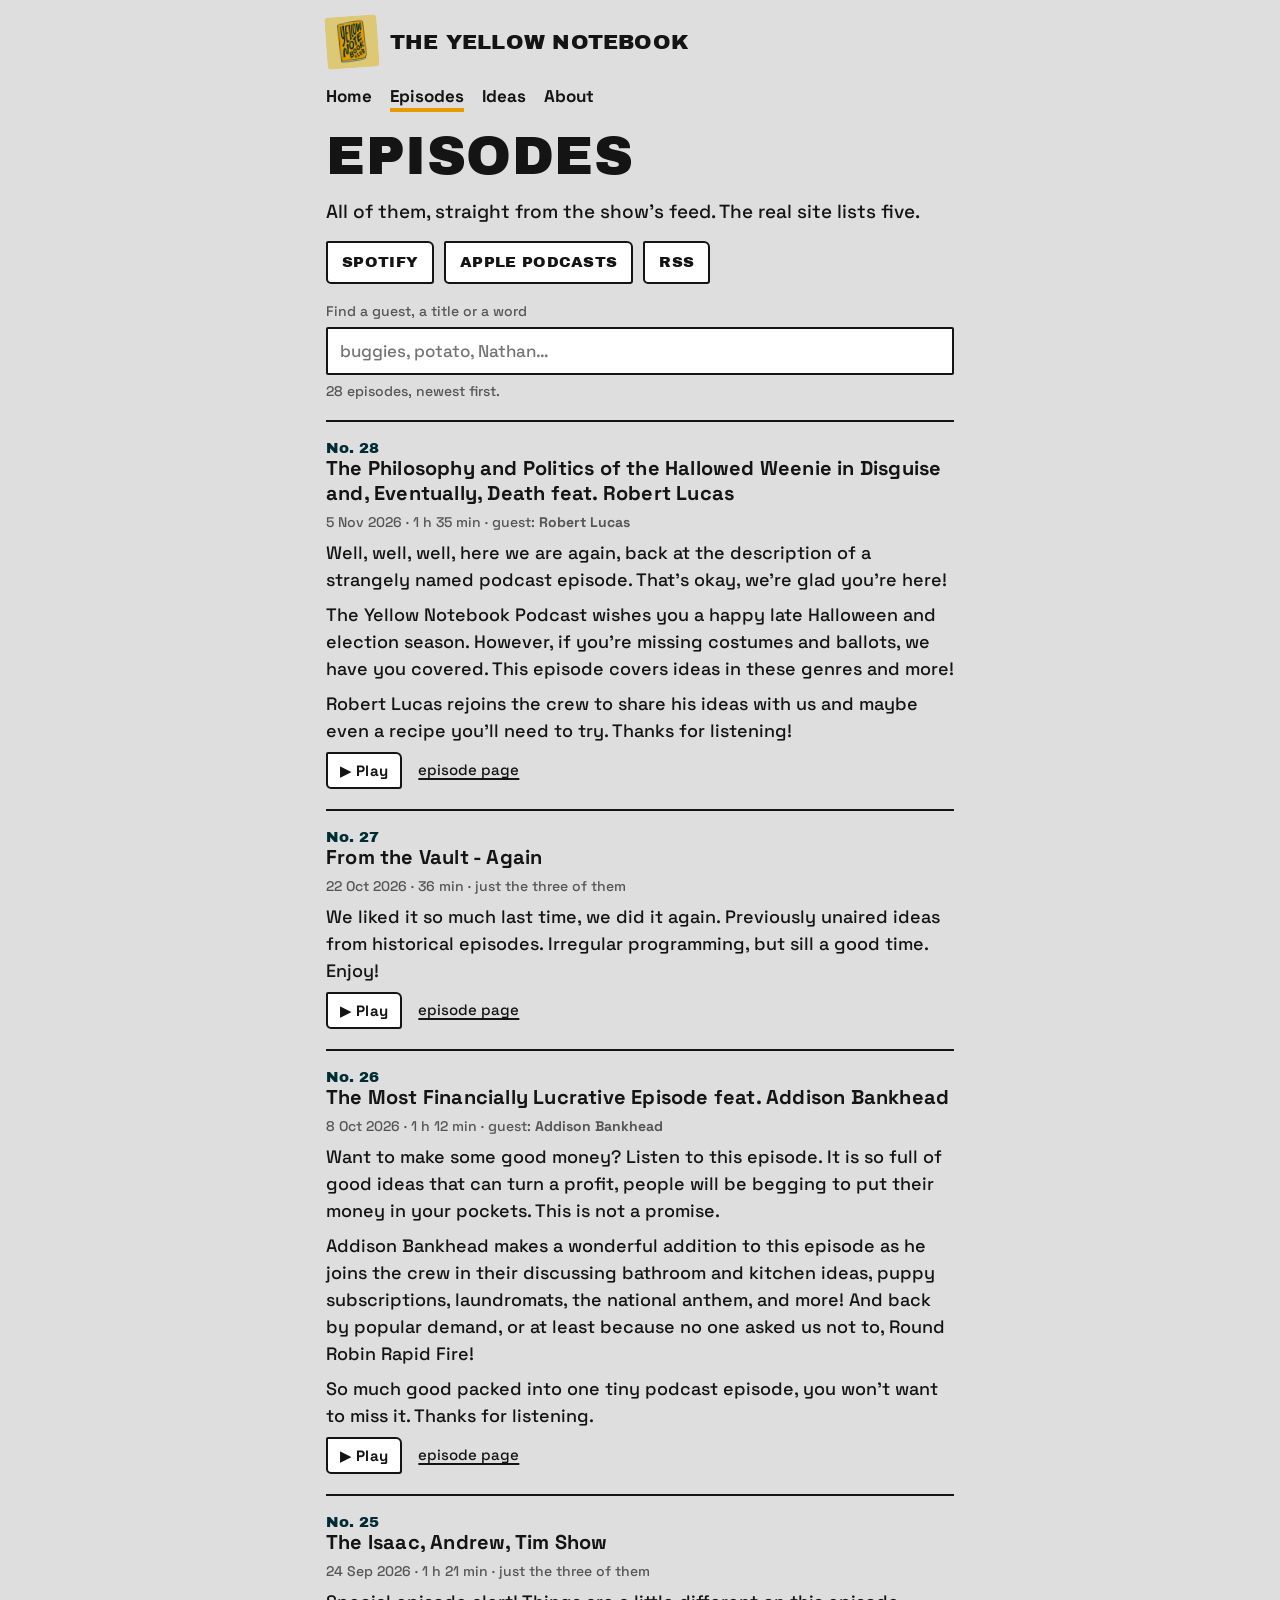
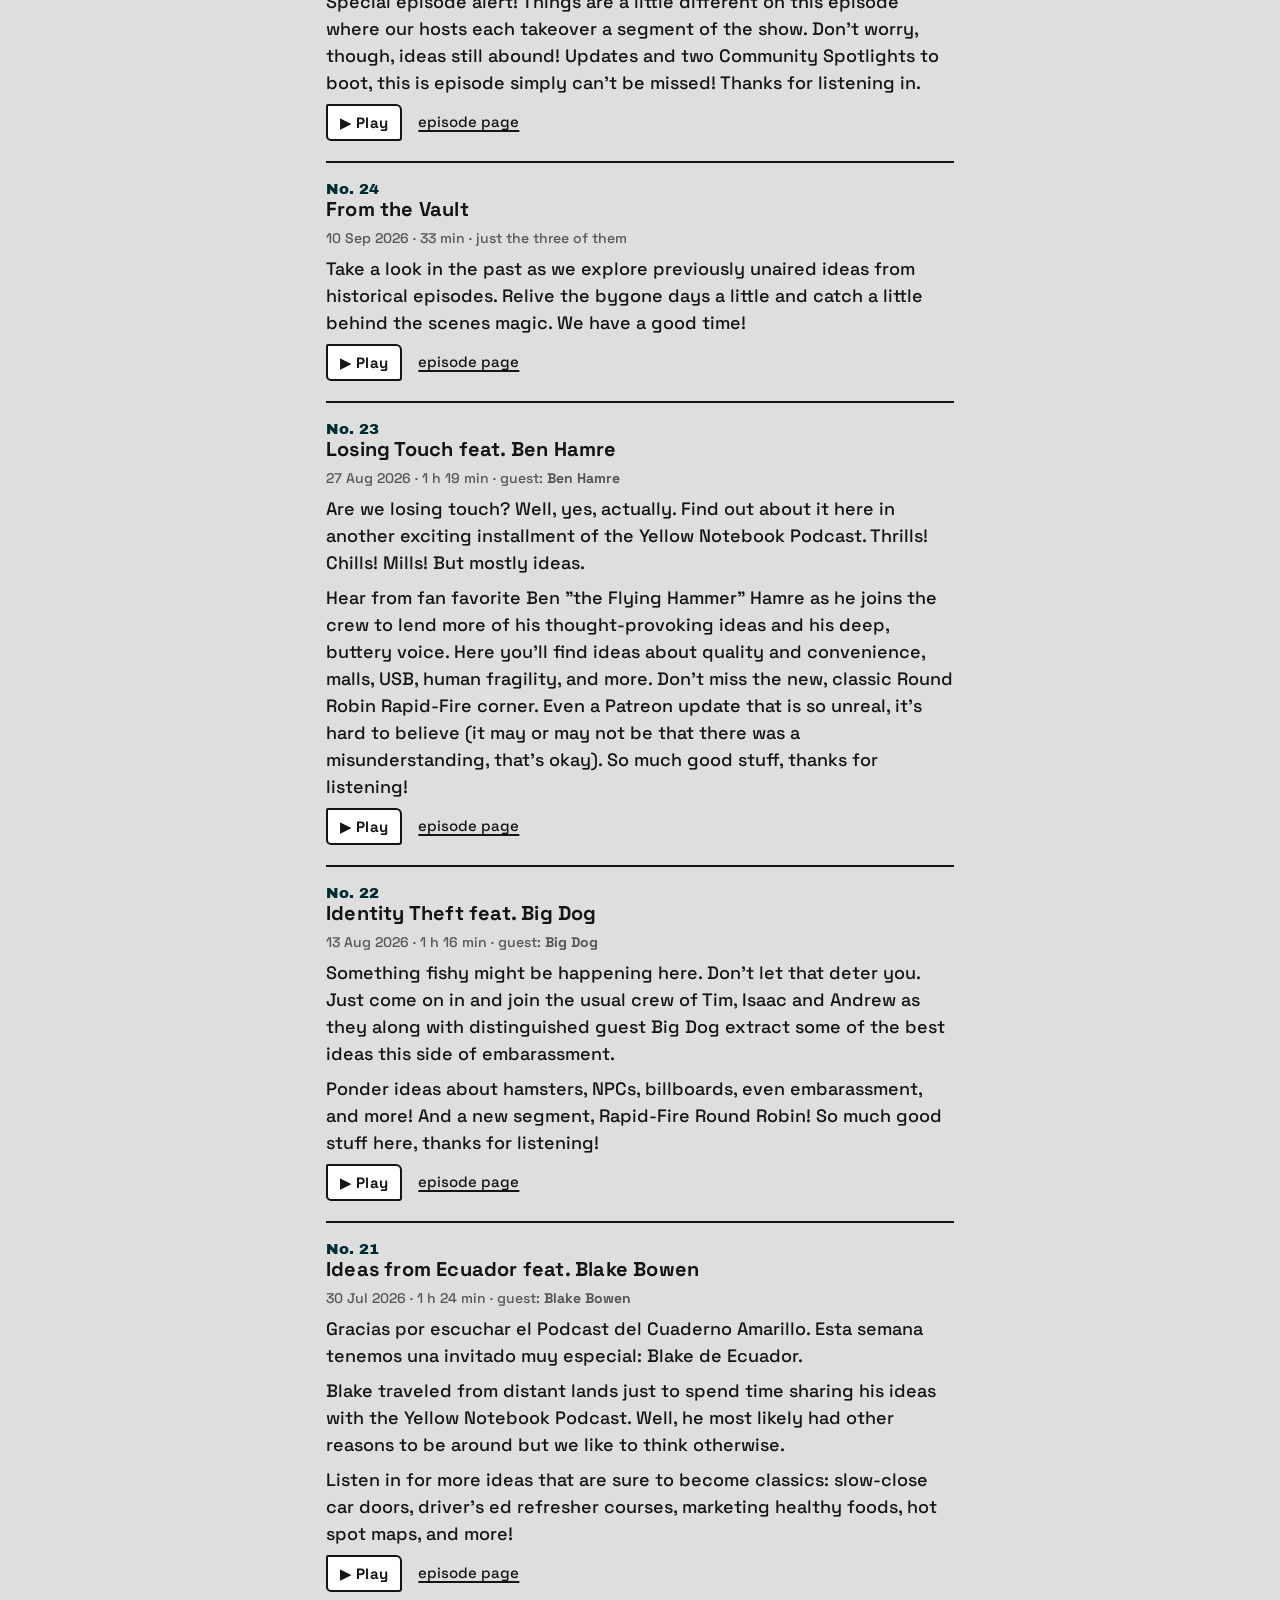
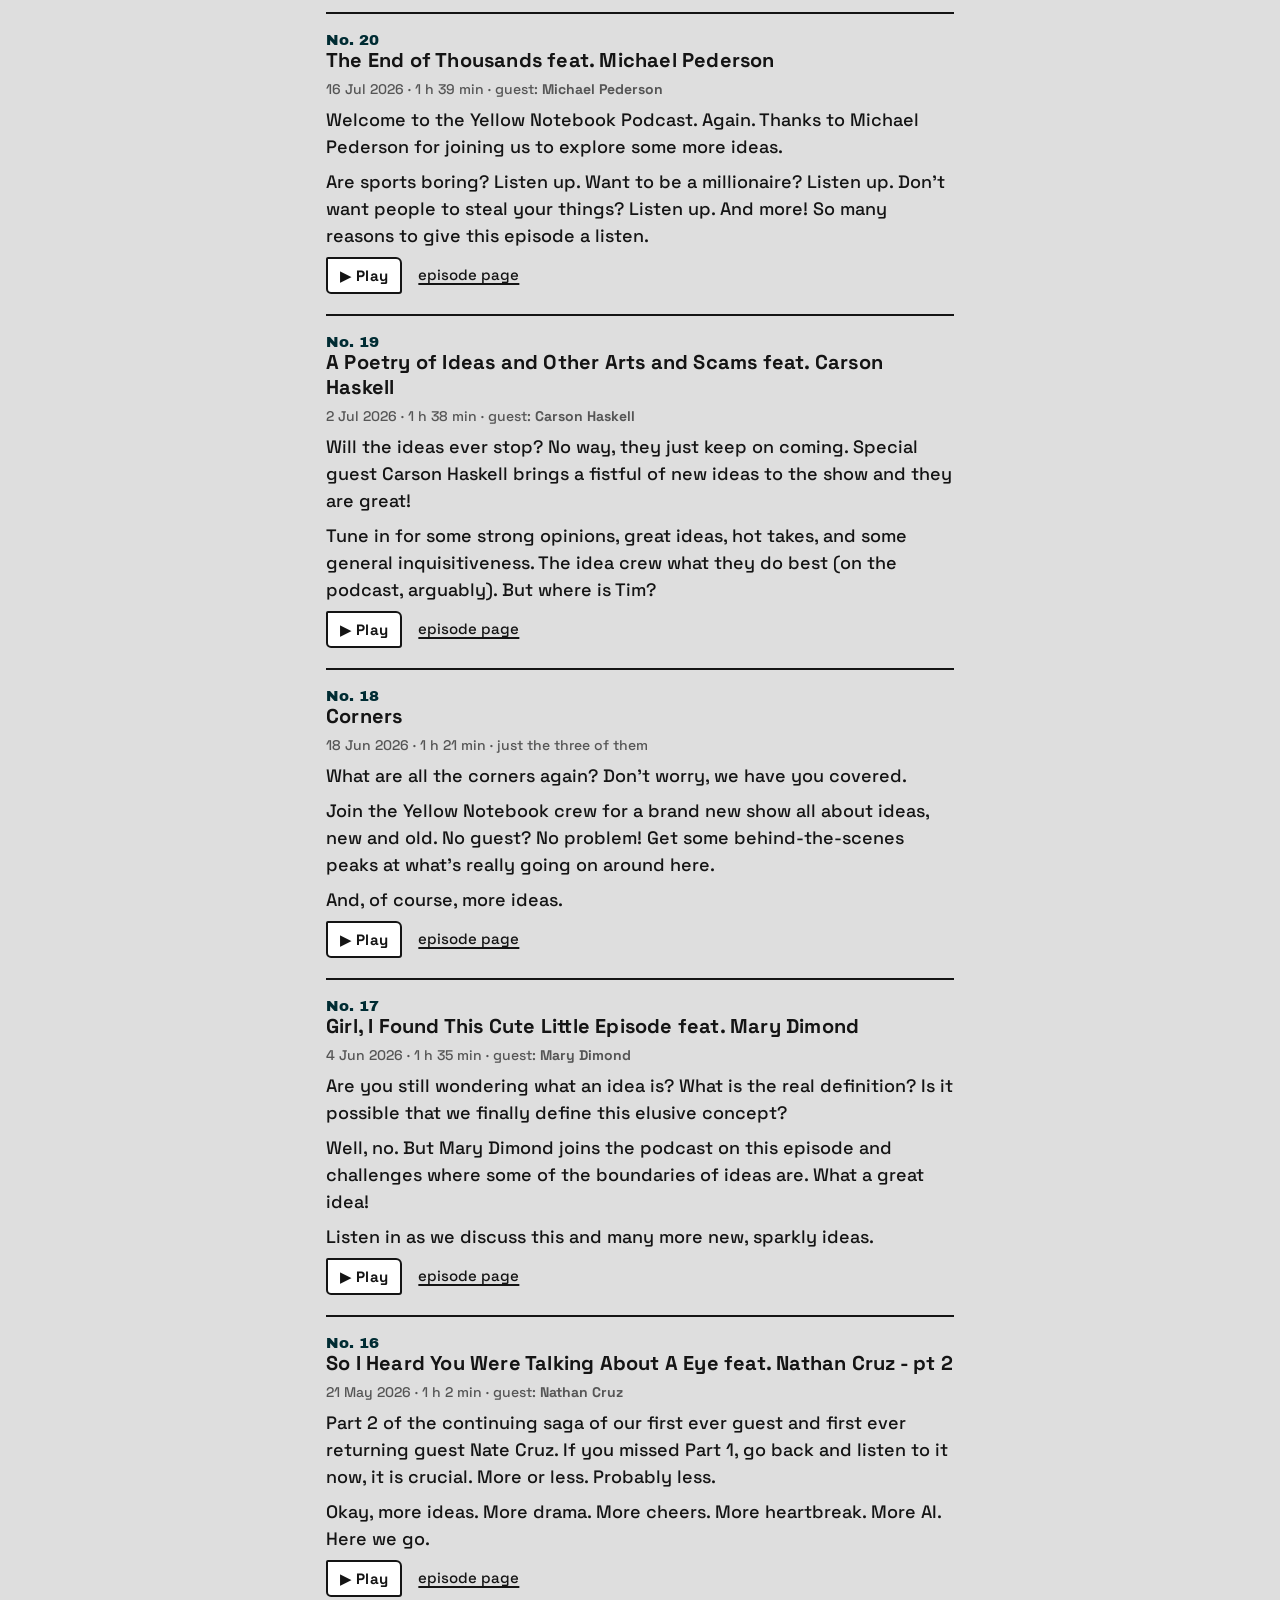
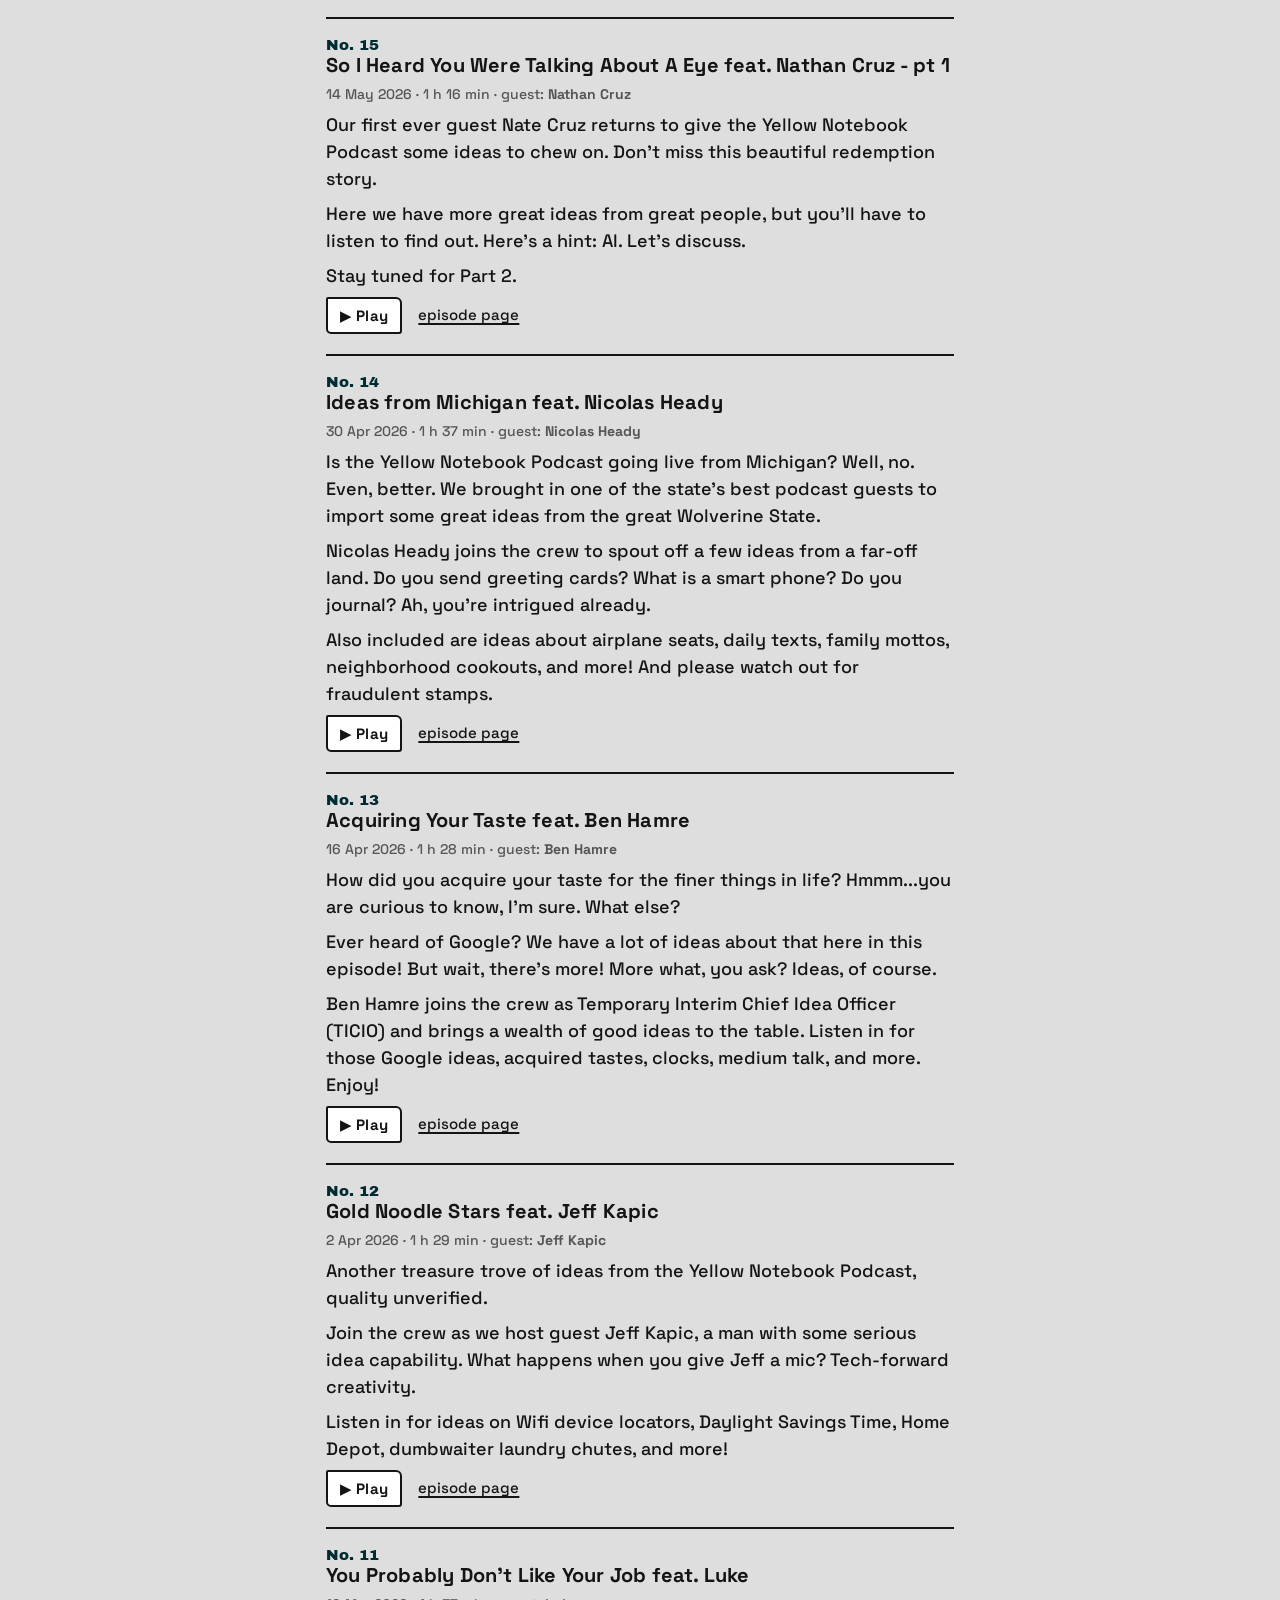
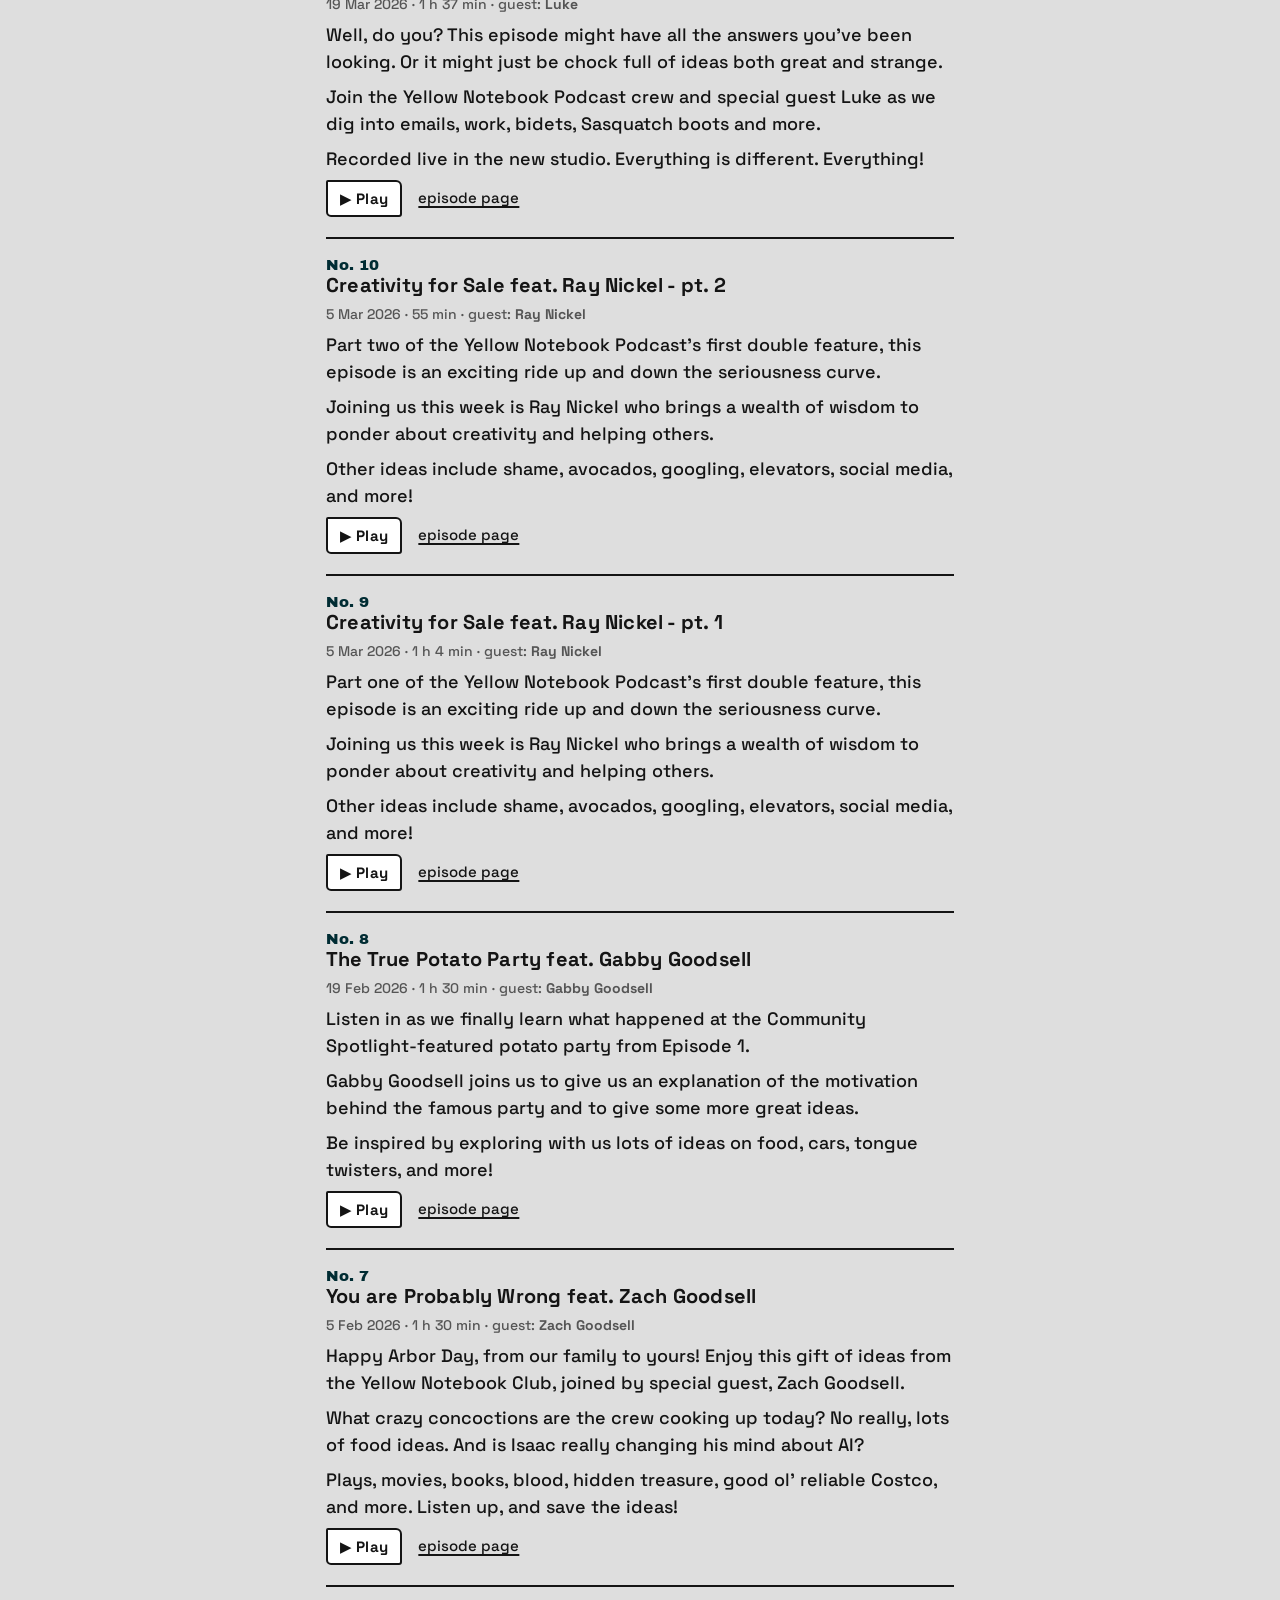
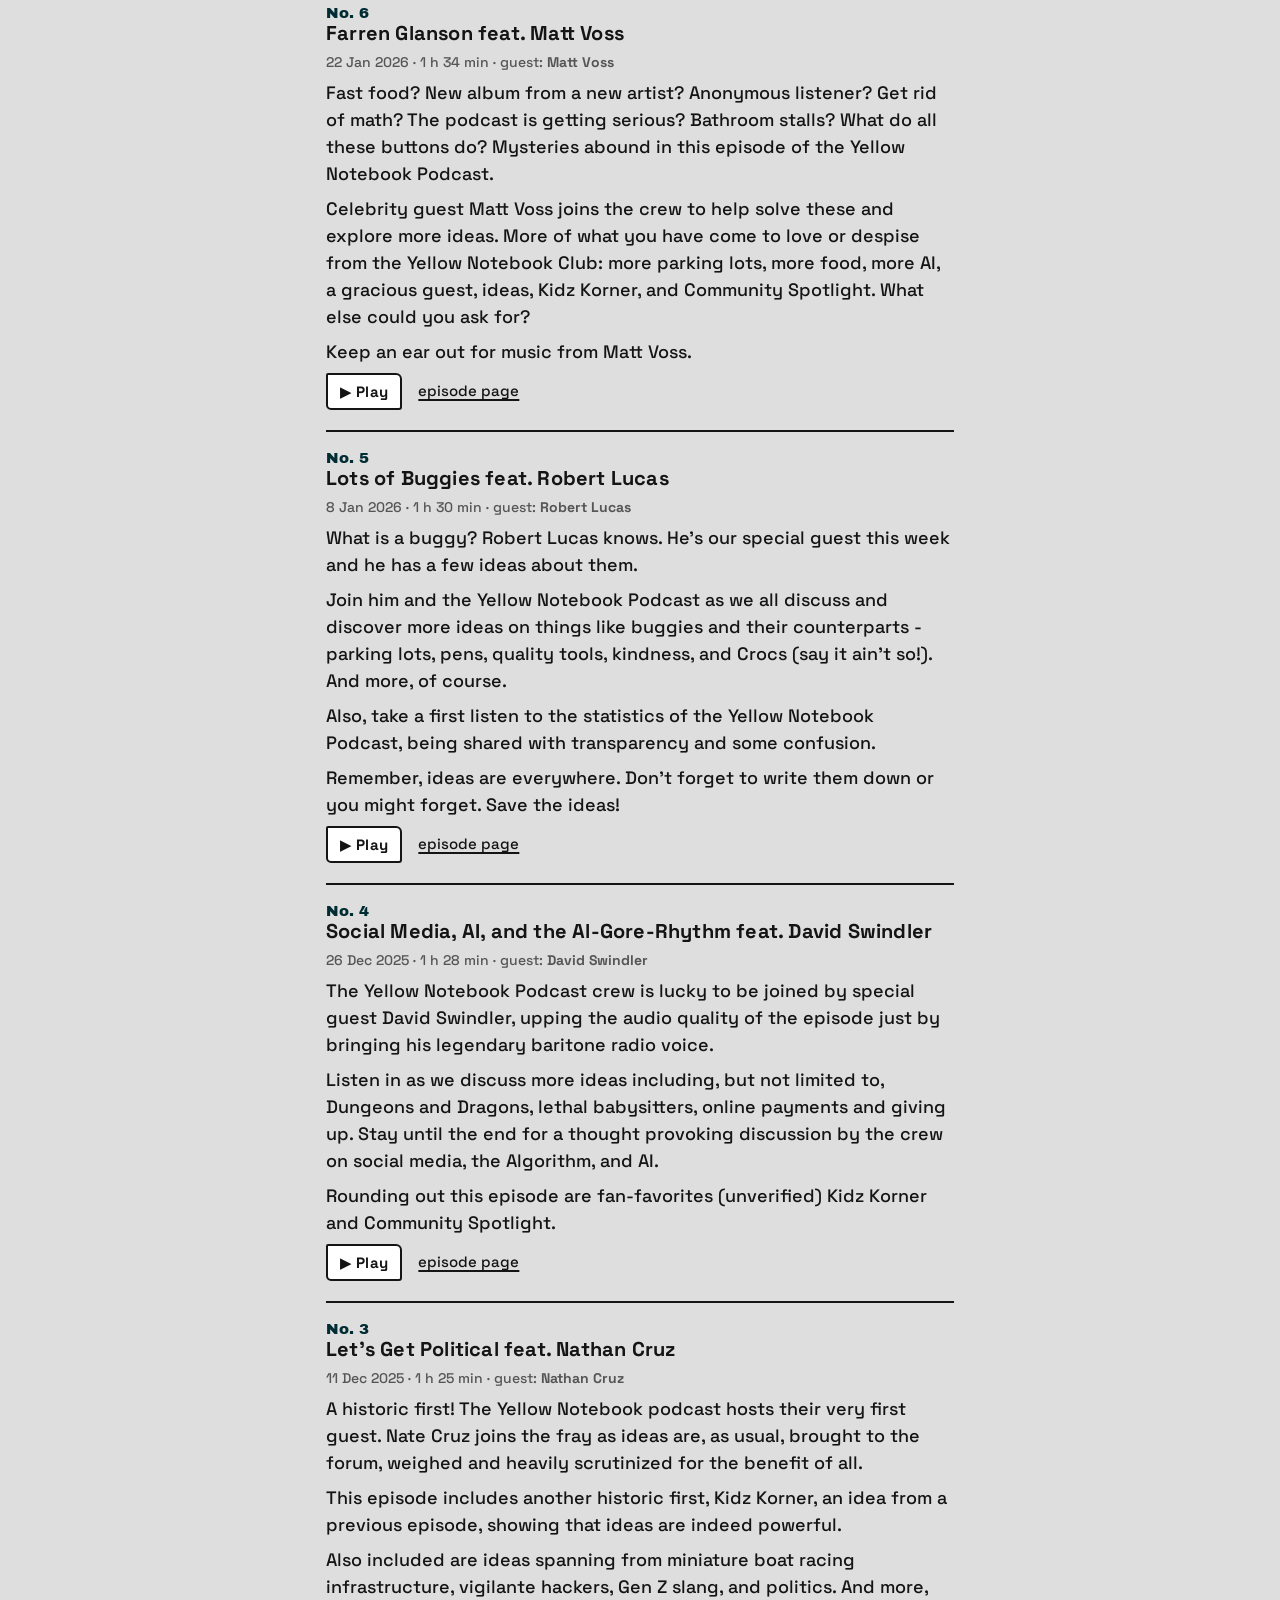
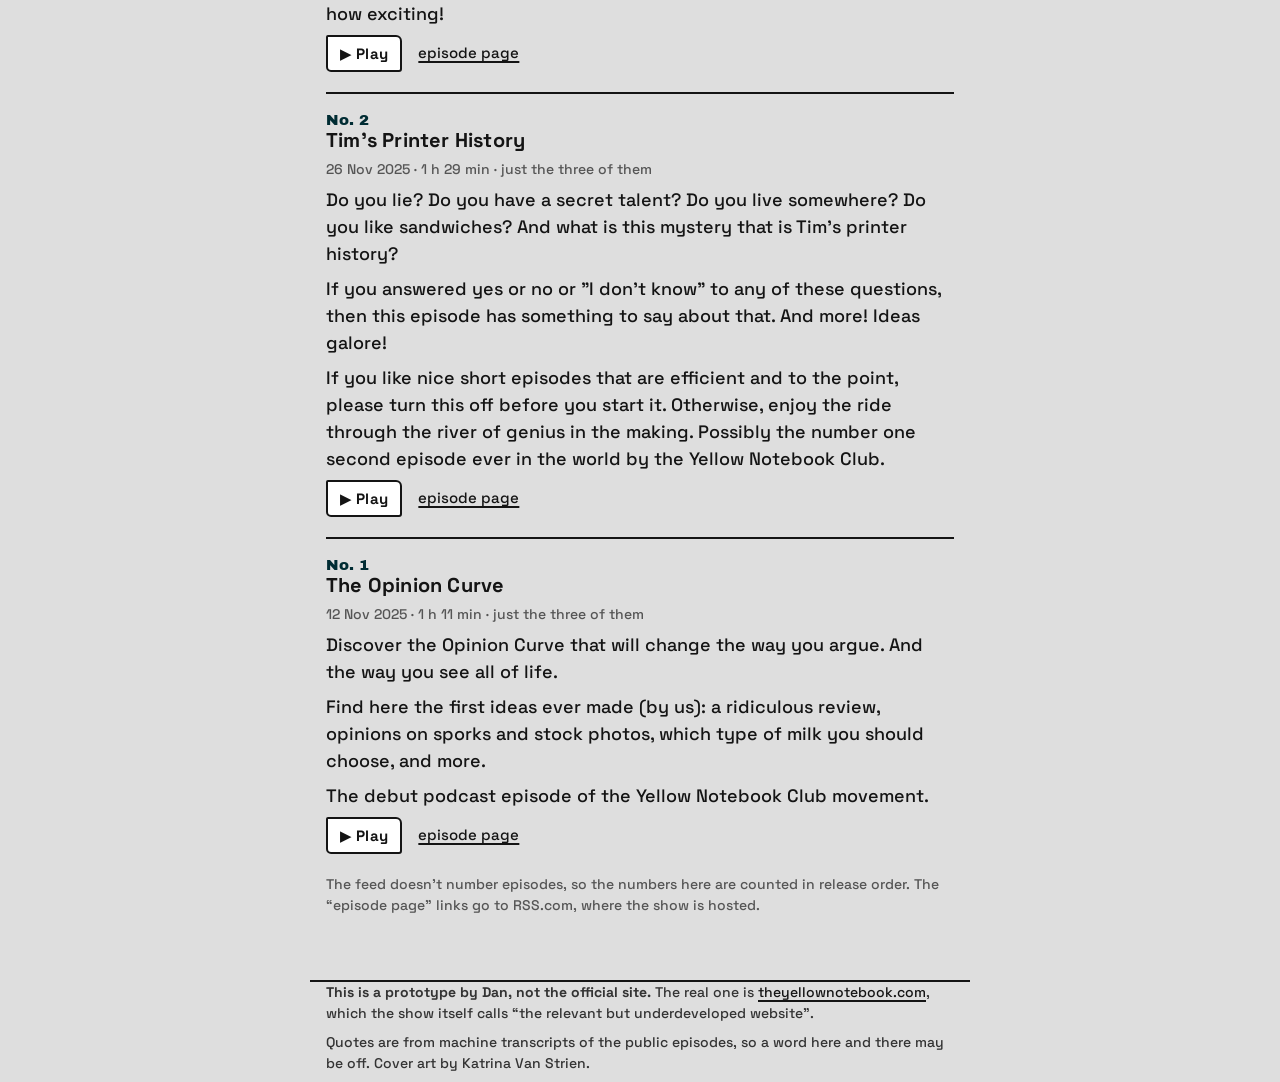
<file: docs/episodes.html>
<!doctype html>
<html lang="en">
<head>
<meta charset="utf-8">
<meta name="viewport" content="width=device-width, initial-scale=1">
<meta name="robots" content="noindex">
<title>Episodes · The Yellow Notebook Podcast</title>
<meta name="description" content="Every episode of The Yellow Notebook Podcast, with dates, guests and a play button.">
<meta property="og:type" content="website">
<meta property="og:title" content="Episodes · The Yellow Notebook Podcast">
<meta property="og:description" content="Every episode of The Yellow Notebook Podcast, with dates, guests and a play button.">
<meta property="og:image" content="https://dkvstrien.github.io/yellow-notebook/img/share.jpg">
<meta property="og:image:width" content="1200">
<meta property="og:image:height" content="630">
<meta name="twitter:card" content="summary_large_image">
<link rel="icon" href="img/favicon.png">
<link rel="apple-touch-icon" href="img/apple-touch-icon.png">
<link rel="preconnect" href="https://fonts.googleapis.com">
<link rel="preconnect" href="https://fonts.gstatic.com" crossorigin>
<link href="https://fonts.googleapis.com/css2?family=Archivo+Black&family=Space+Grotesk:wght@500;600;700&display=swap" rel="stylesheet">
<link rel="stylesheet" href="site.css">
</head>
<body data-page="episodes">
<a class="skip" href="#main">Skip to the page</a>
<header class="top wrap">
  <a class="brand" href="./"><img src="img/cover.webp" alt="" width="52" height="52"><span>The Yellow Notebook</span></a>
  <nav aria-label="Site"><ul>
    <li><a href="./">Home</a></li>
    <li><a href="episodes.html" aria-current="page">Episodes</a></li>
    <li><a href="ideas.html">Ideas</a></li>
    <li><a href="about.html">About</a></li>
  </ul></nav>
</header>

<main id="main" class="wrap">

  <h1>Episodes</h1>
  <p class="lede">All of them, straight from the show&rsquo;s feed. The real site lists five.</p>
  <ul class="listen">
    <li><a href="https://open.spotify.com/show/0IHeq7skKmtrMpM7sly6iV">Spotify</a></li>
    <li><a href="https://podcasts.apple.com/us/podcast/the-yellow-notebook-podcast/id1852625923">Apple Podcasts</a></li>
    <li><a href="https://media.rss.com/yellow-notebook-podcast/feed.xml">RSS</a></li>
  </ul>
  <label class="small" for="find">Find a guest, a title or a word</label>
  <input id="find" class="filter" type="search" placeholder="buggies, potato, Nathan&hellip;" autocomplete="off">
  <p id="ep-count" class="count">Loading the list&hellip;</p>
  <ol id="eps" class="eps" reversed></ol>
  <p class="small">The feed doesn&rsquo;t number episodes, so the numbers here are counted in release order. The &ldquo;episode page&rdquo; links go to RSS.com, where the show is hosted.</p>
</main>
<div id="player" class="player" hidden><div class="what"><span class="label"></span><button type="button" class="close">close</button></div><audio controls preload="none"></audio></div>

<footer class="wrap">
  <p><strong>This is a prototype by Dan, not the official site.</strong> The real one is <a href="https://theyellownotebook.com">theyellownotebook.com</a>, which the show itself calls &ldquo;the relevant but underdeveloped website&rdquo;.</p>
  <p>Quotes are from machine transcripts of the public episodes, so a word here and there may be off. Cover art by Katrina Van Strien.</p>
</footer>
<script src="site.js"></script>
</body>
</html>
</file>
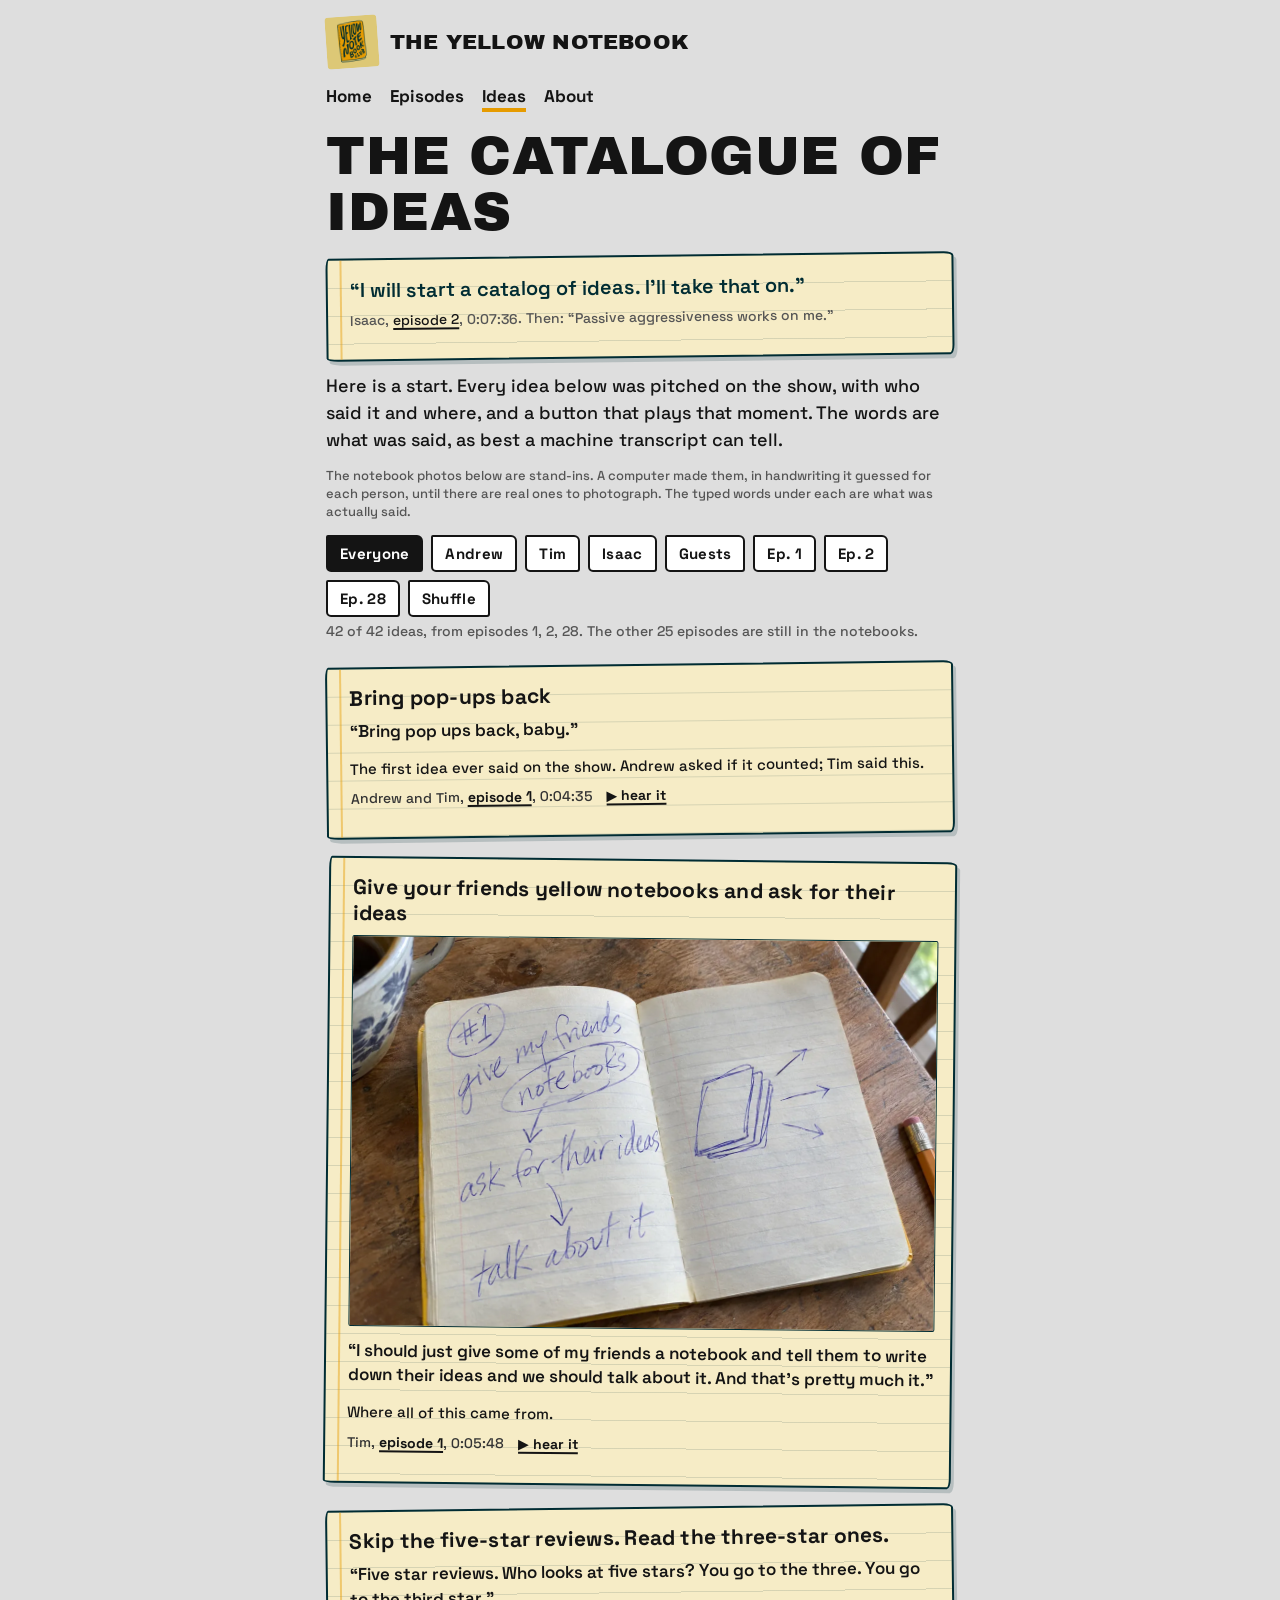
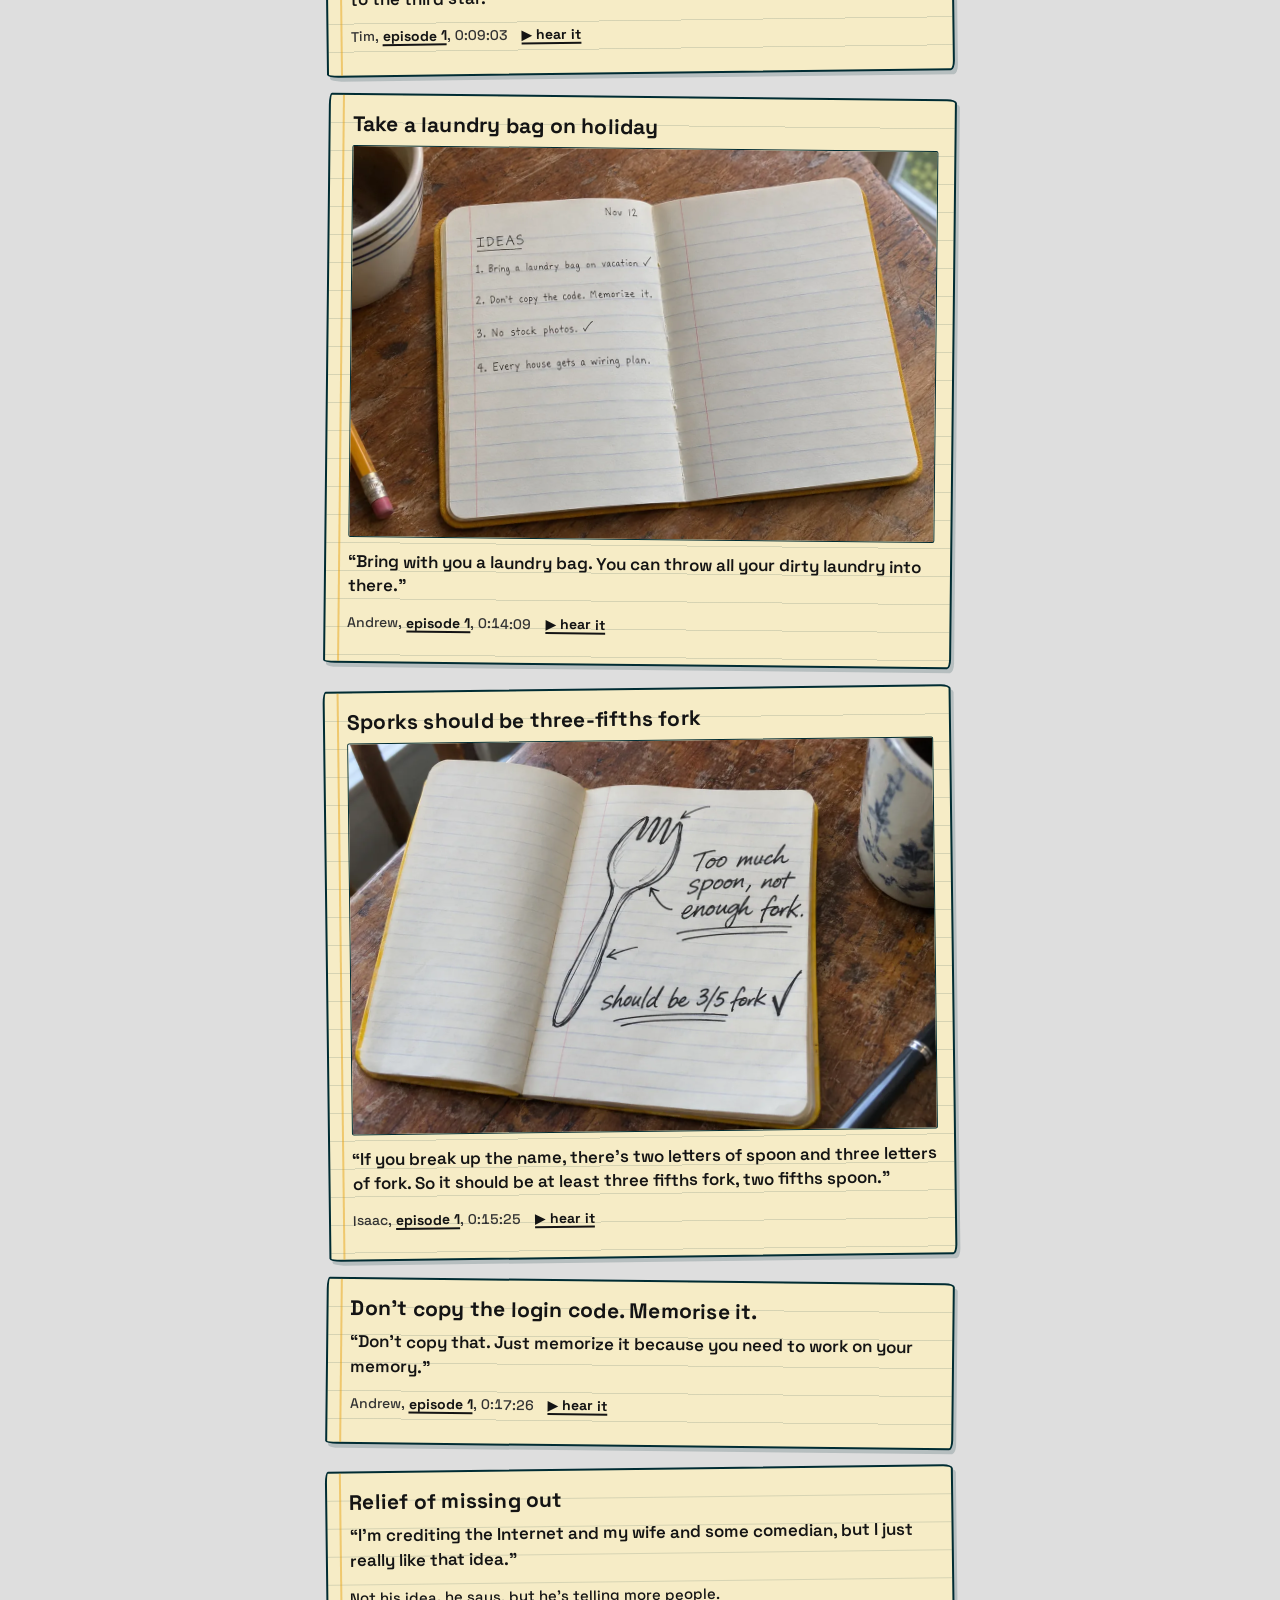
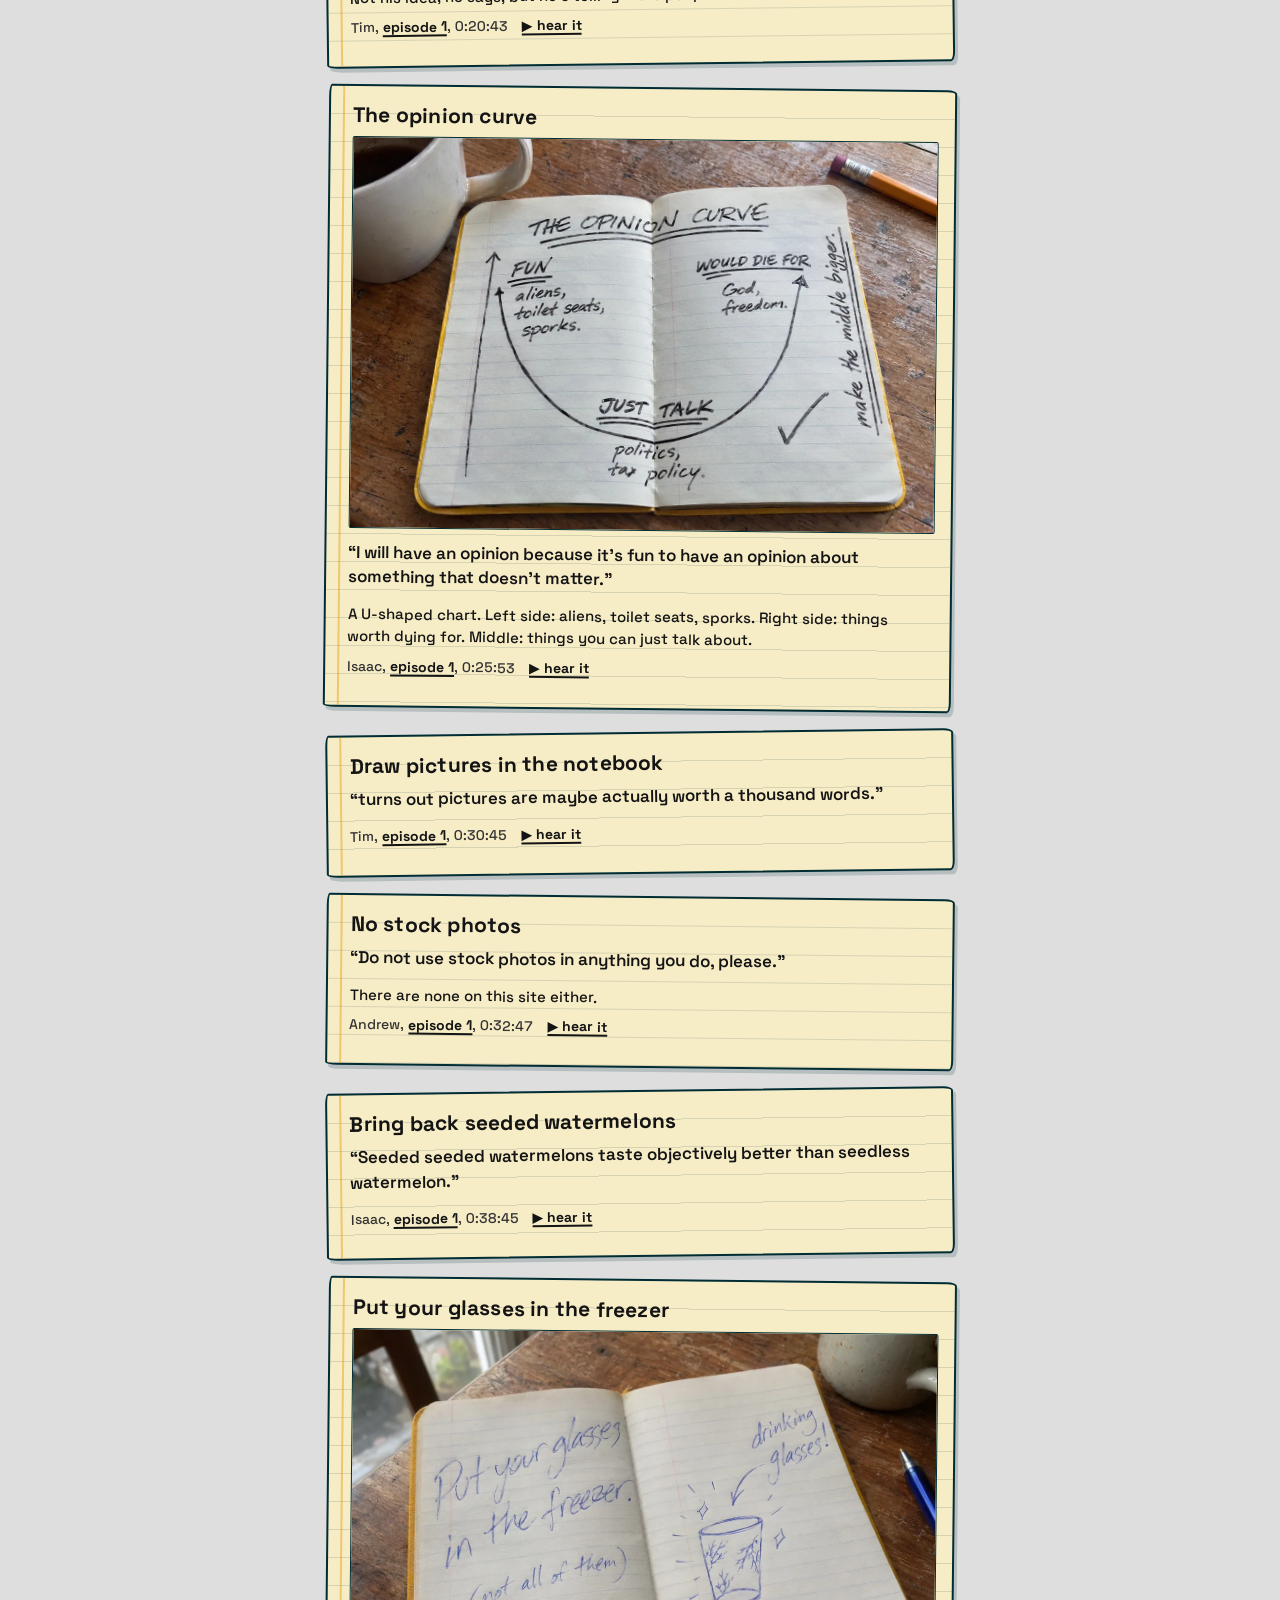
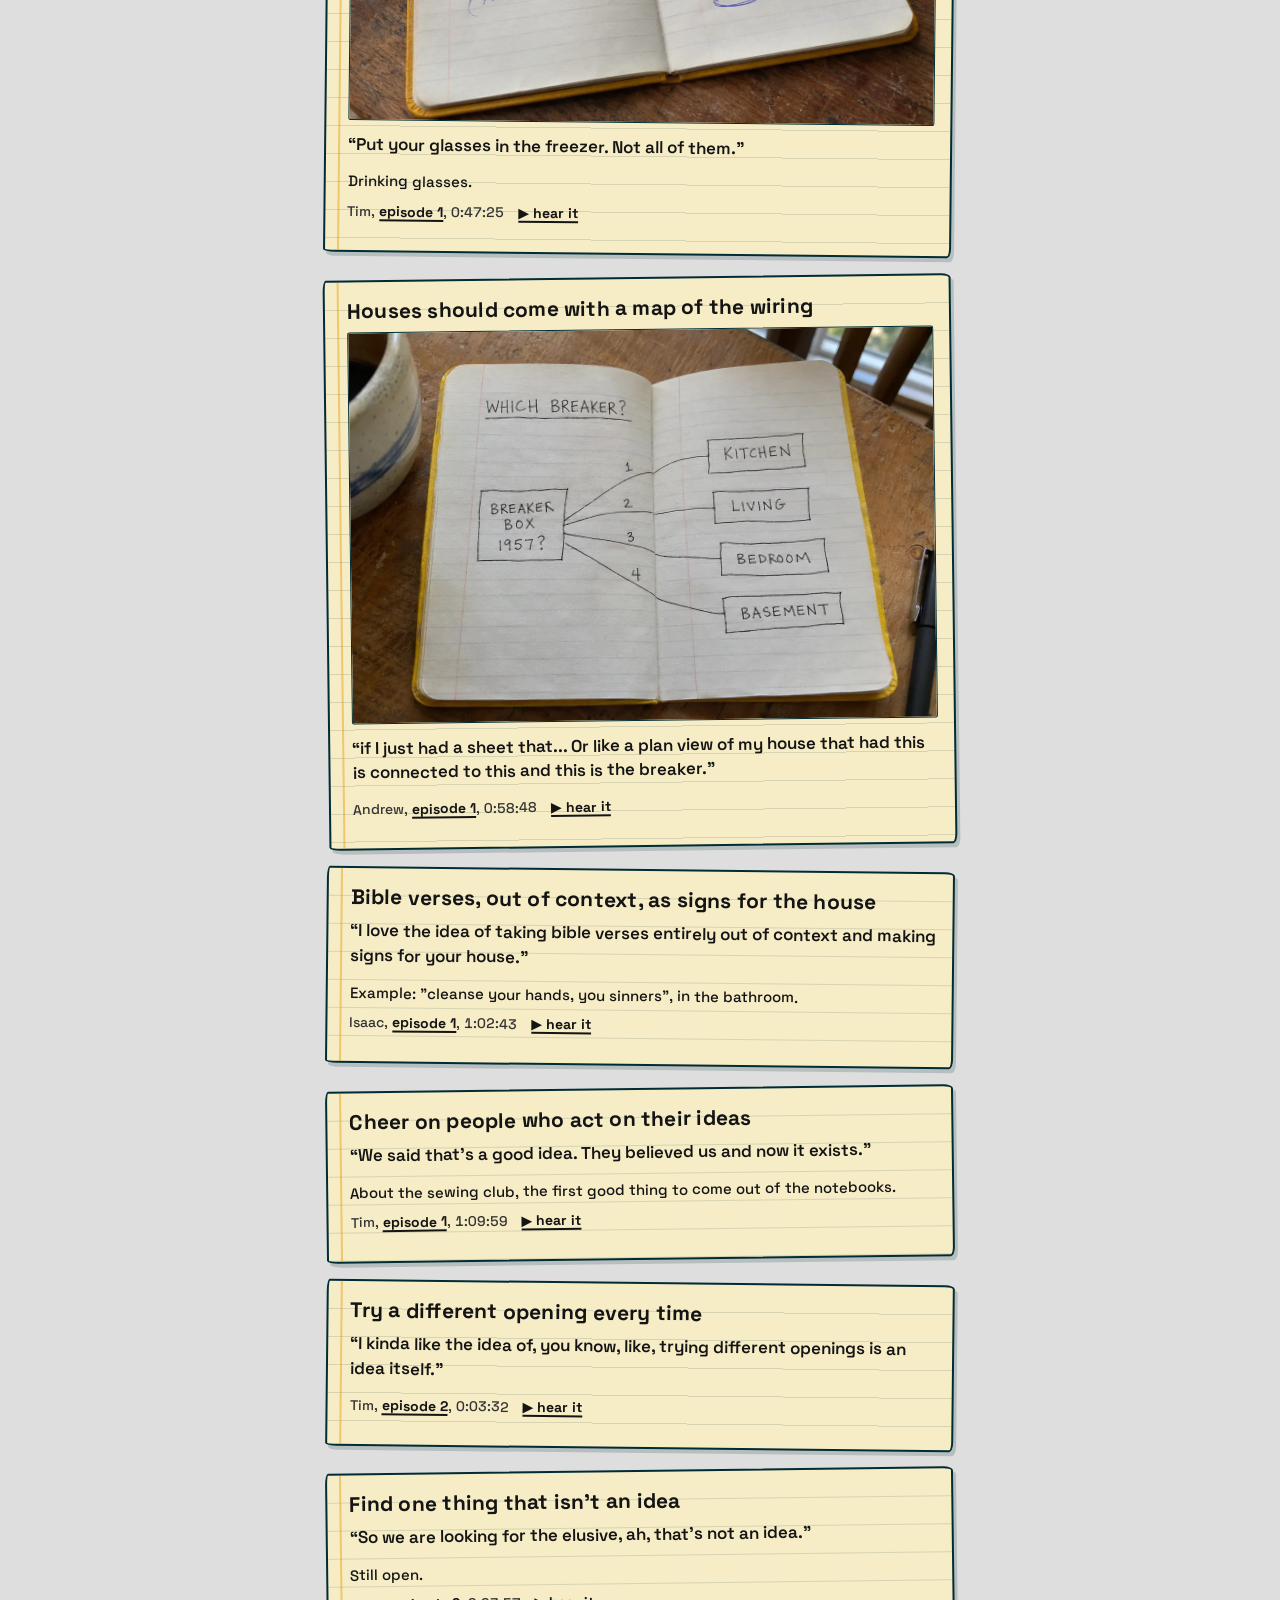
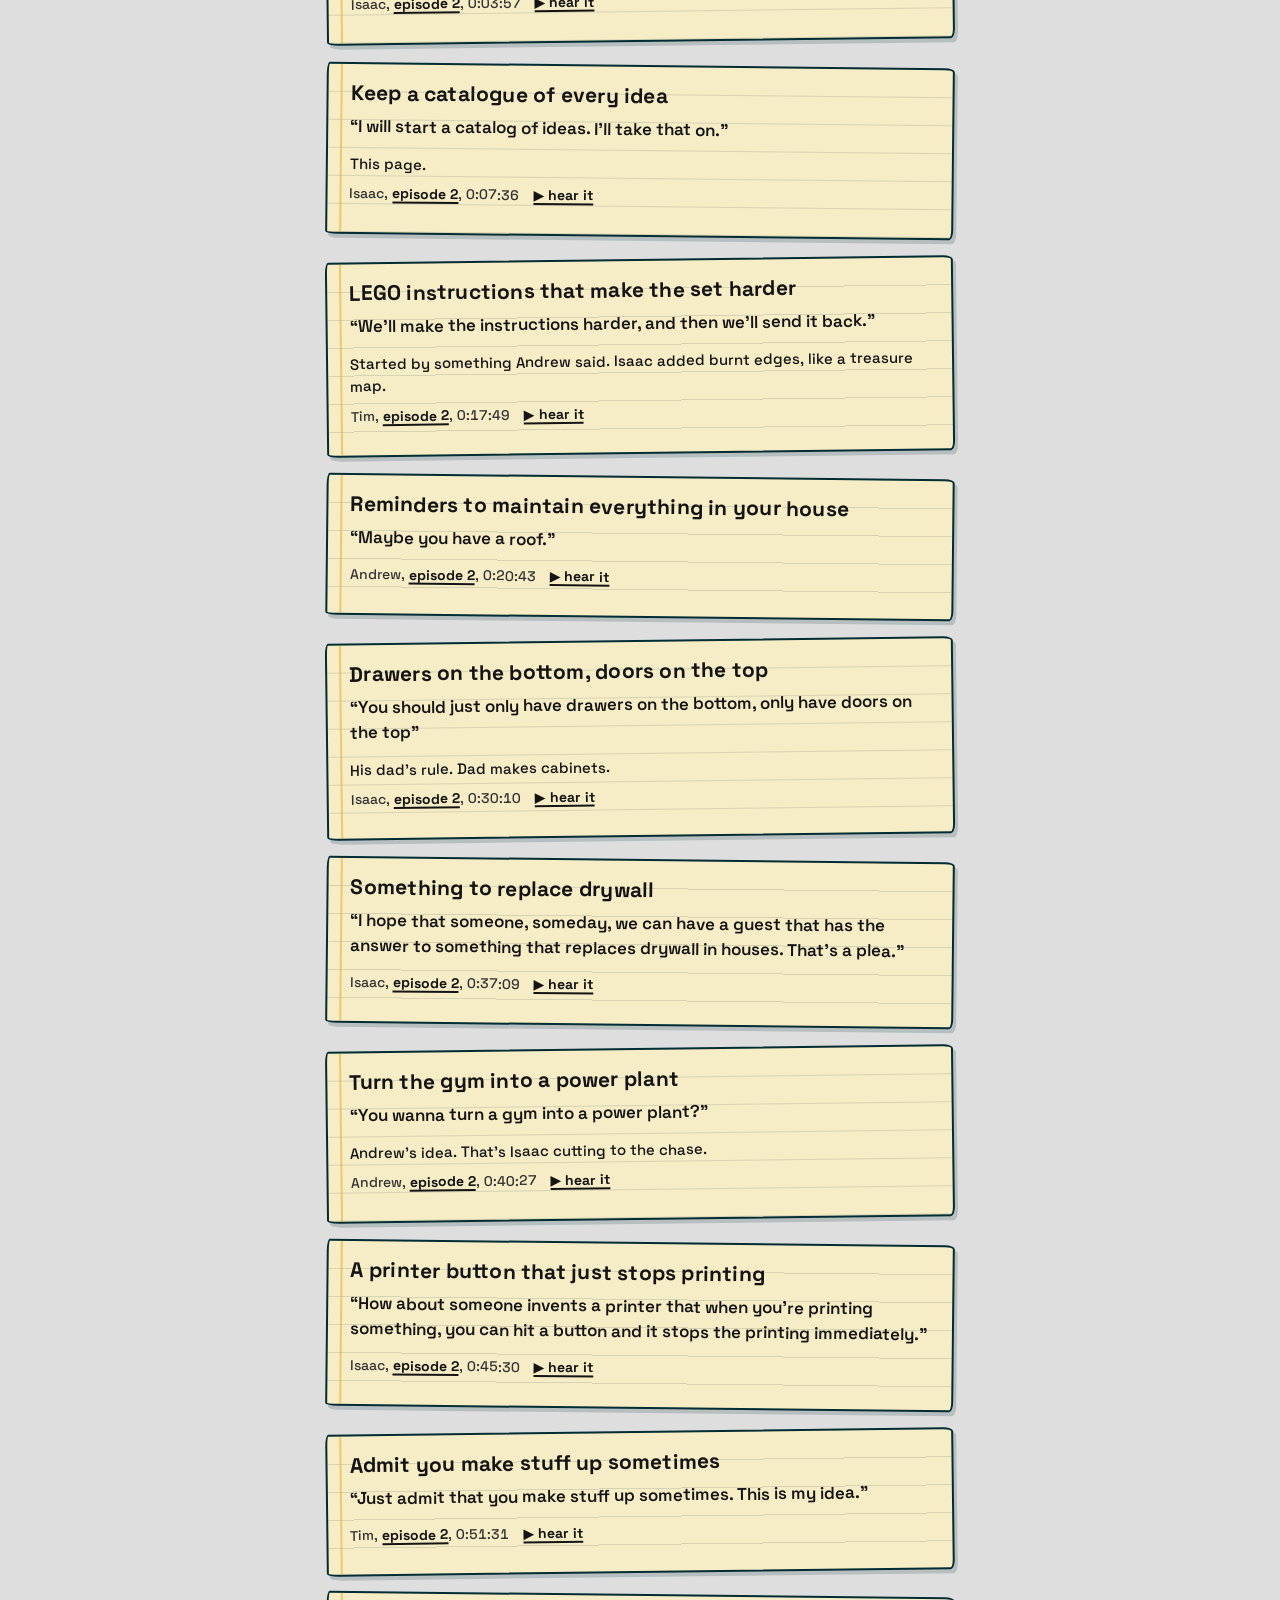
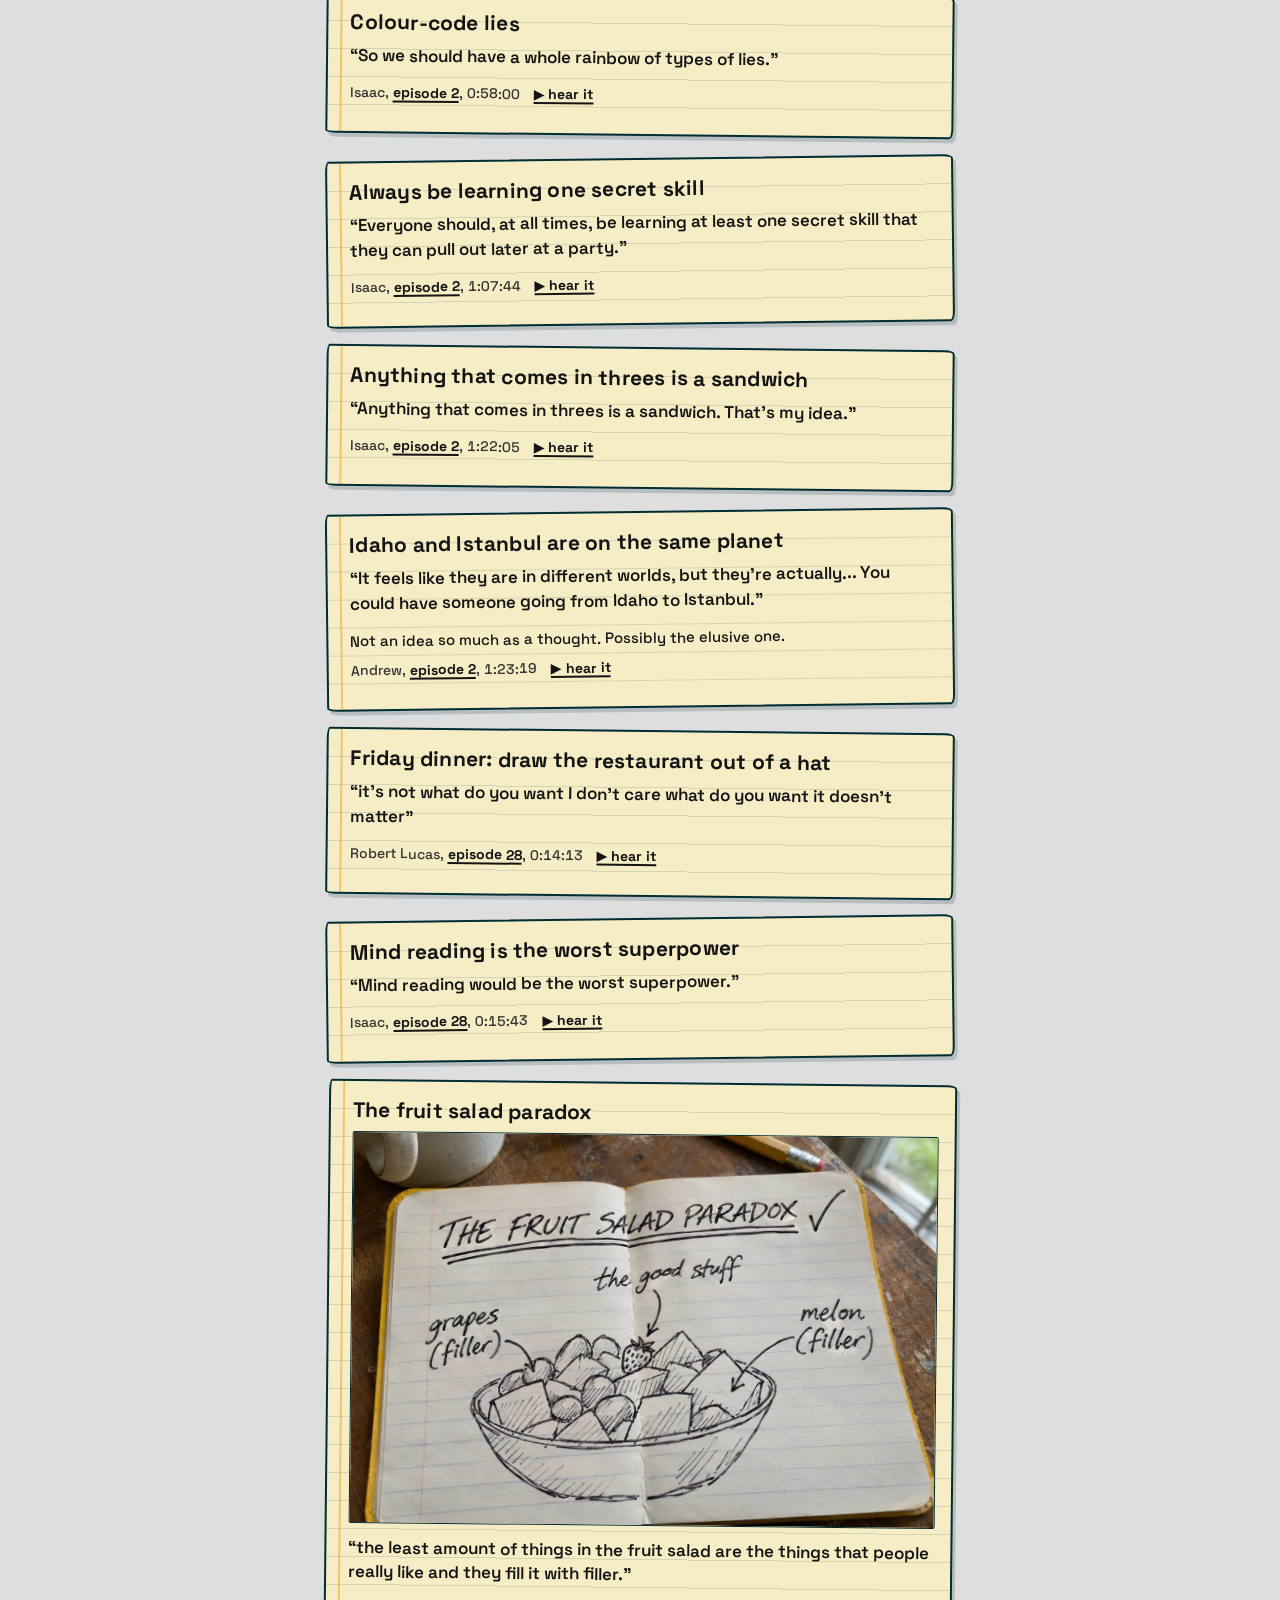
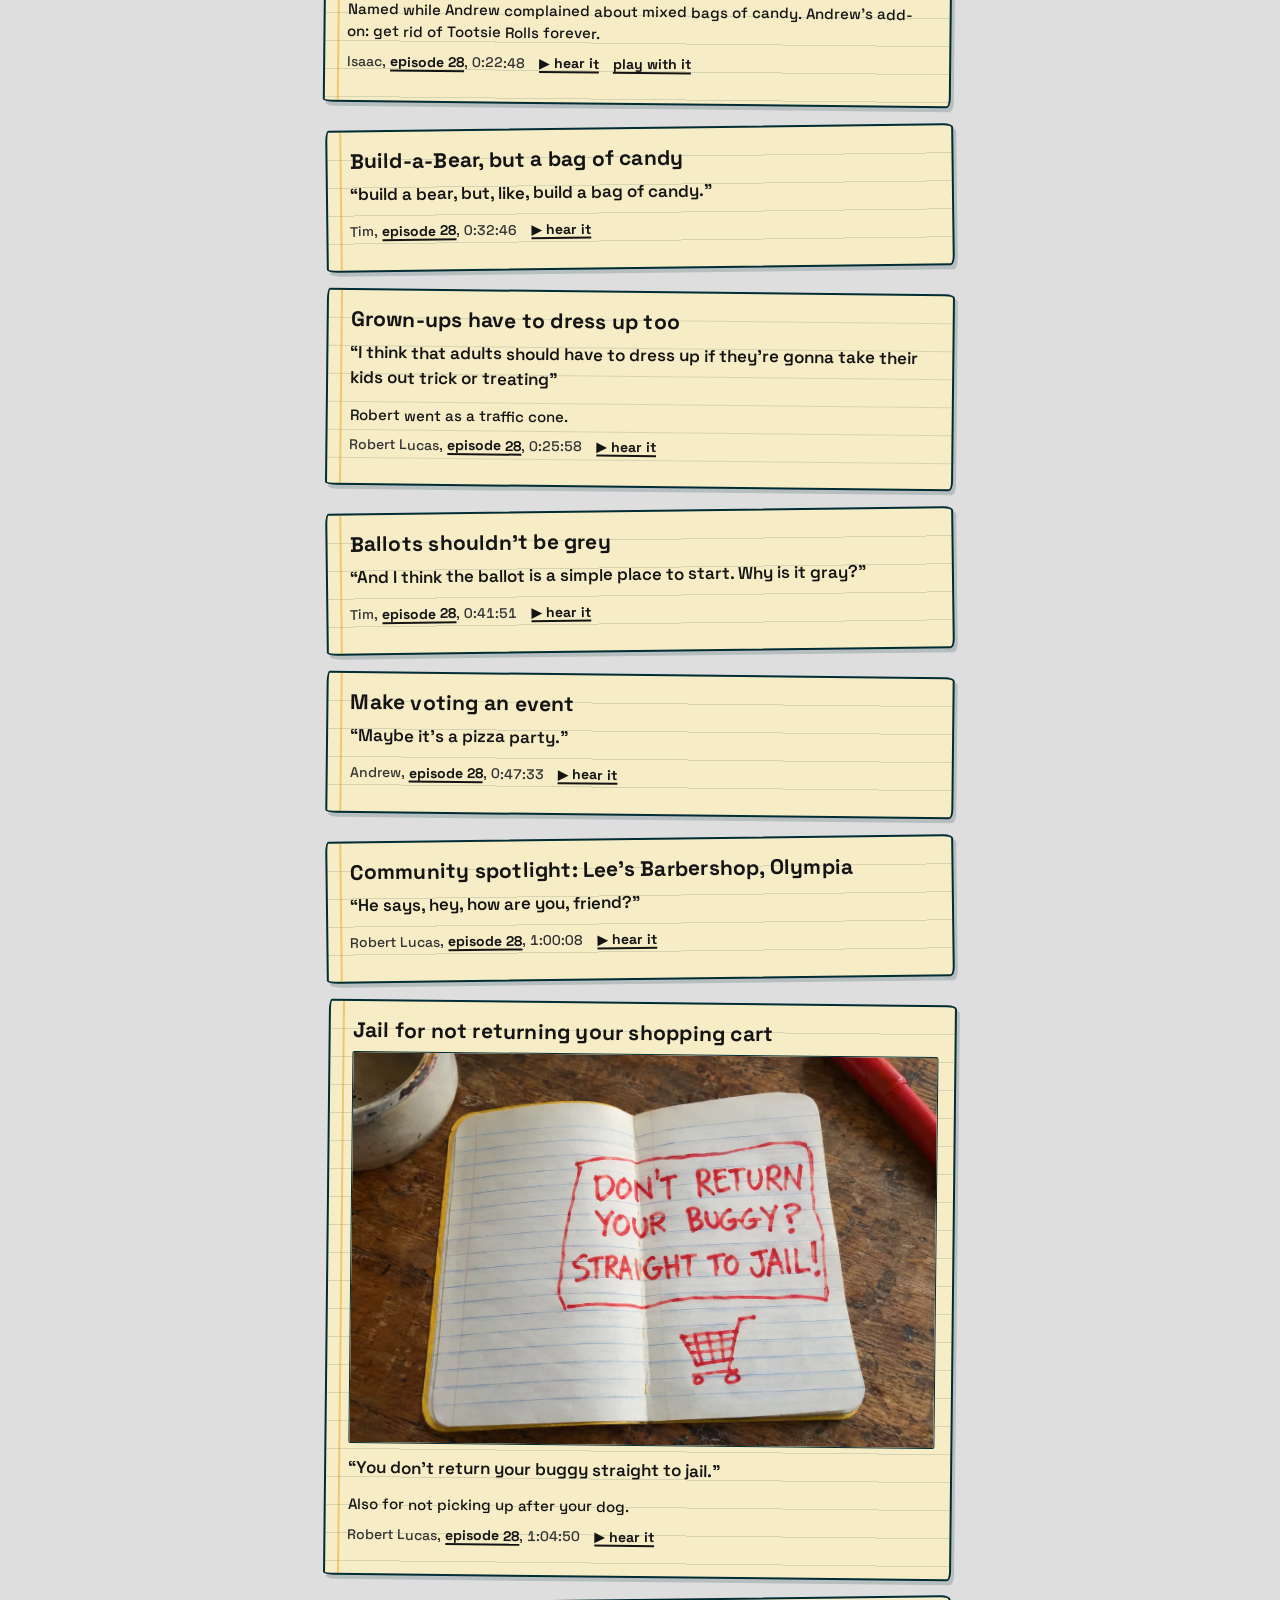
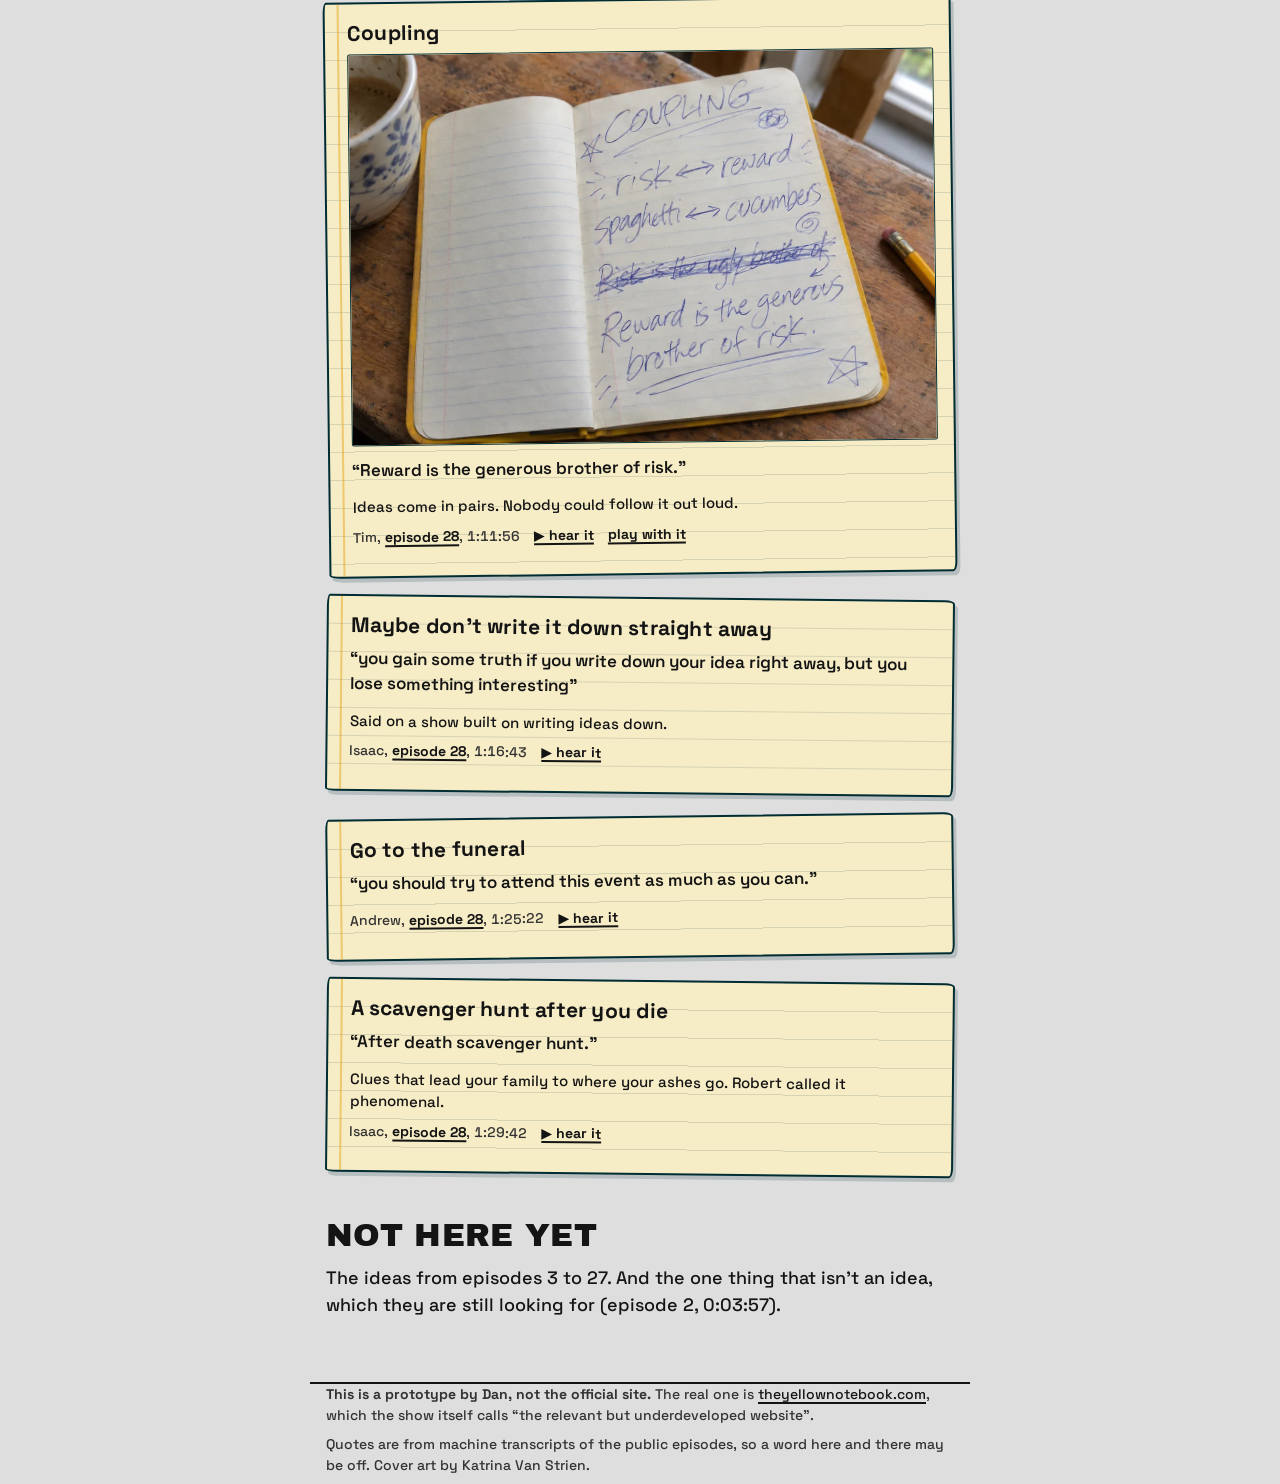
<file: docs/ideas.html>
<!doctype html>
<html lang="en">
<head>
<meta charset="utf-8">
<meta name="viewport" content="width=device-width, initial-scale=1">
<meta name="robots" content="noindex">
<title>Ideas · The Yellow Notebook Podcast</title>
<meta name="description" content="A catalogue of ideas pitched on The Yellow Notebook Podcast: who said it, which episode, and where.">
<meta property="og:type" content="website">
<meta property="og:title" content="Ideas · The Yellow Notebook Podcast">
<meta property="og:description" content="A catalogue of ideas pitched on The Yellow Notebook Podcast: who said it, which episode, and where.">
<meta property="og:image" content="https://dkvstrien.github.io/yellow-notebook/img/share.jpg">
<meta property="og:image:width" content="1200">
<meta property="og:image:height" content="630">
<meta name="twitter:card" content="summary_large_image">
<link rel="icon" href="img/favicon.png">
<link rel="apple-touch-icon" href="img/apple-touch-icon.png">
<link rel="preconnect" href="https://fonts.googleapis.com">
<link rel="preconnect" href="https://fonts.gstatic.com" crossorigin>
<link href="https://fonts.googleapis.com/css2?family=Archivo+Black&family=Space+Grotesk:wght@500;600;700&display=swap" rel="stylesheet">
<link rel="stylesheet" href="site.css">
</head>
<body data-page="ideas">
<a class="skip" href="#main">Skip to the page</a>
<header class="top wrap">
  <a class="brand" href="./"><img src="img/cover.webp" alt="" width="52" height="52"><span>The Yellow Notebook</span></a>
  <nav aria-label="Site"><ul>
    <li><a href="./">Home</a></li>
    <li><a href="episodes.html">Episodes</a></li>
    <li><a href="ideas.html" aria-current="page">Ideas</a></li>
    <li><a href="about.html">About</a></li>
  </ul></nav>
</header>

<main id="main" class="wrap">

  <h1>The catalogue of ideas</h1>
  <blockquote class="paper tilt-l">
    <p class="said">I will start a catalog of ideas. I'll take that on.</p>
    <p class="who">Isaac, <a href="episodes.html#ep-2">episode 2</a>, 0:07:36. Then: &ldquo;Passive aggressiveness works on me.&rdquo;</p>
  </blockquote>
  <p>Here is a start. Every idea below was pitched on the show, with who said it and where, and a button that plays that moment. The words are what was said, as best a machine transcript can tell.</p>
  <p class="standin">The notebook photos below are stand-ins. A computer made them, in handwriting it guessed for each person, until there are real ones to photograph. The typed words under each are what was actually said.</p>
  <div id="chips" class="chips" role="group" aria-label="Show ideas from"></div>
  <p id="idea-count" class="count">Loading the notebooks&hellip;</p>
  <ul id="ideas" class="idea-list"></ul>
  <h2>Not here yet</h2>
  <p>The ideas from episodes 3 to 27. And the one thing that isn&rsquo;t an idea, which they are still looking for (episode 2, 0:03:57).</p>
</main>
<div id="player" class="player" hidden><div class="what"><span class="label"></span><button type="button" class="close">close</button></div><audio controls preload="none"></audio></div>

<footer class="wrap">
  <p><strong>This is a prototype by Dan, not the official site.</strong> The real one is <a href="https://theyellownotebook.com">theyellownotebook.com</a>, which the show itself calls &ldquo;the relevant but underdeveloped website&rdquo;.</p>
  <p>Quotes are from machine transcripts of the public episodes, so a word here and there may be off. Cover art by Katrina Van Strien.</p>
</footer>
<script src="site.js"></script>
</body>
</html>
</file>
<file: docs/site.css>
/* The Yellow Notebook, prototype. Plain grey page like the real site, with notebook paper where the ideas are. */
:root {
  --page: #dedede;
  --ink: #141414;
  --teal: #002c33;
  --mustard: #ddc877;
  --orange: #e69b00;
  --paper: #f6ecc6;
  --rule: rgba(0, 44, 51, .13);
  --muted: #555;
  --head: 'Archivo Black', 'Arial Black', Impact, sans-serif;
  --body: 'Space Grotesk', system-ui, -apple-system, 'Segoe UI', sans-serif;
}
* { box-sizing: border-box; }
html { -webkit-text-size-adjust: 100%; }
body {
  margin: 0;
  background: var(--page);
  color: var(--ink);
  font: 500 17px/1.5 var(--body);
}
.wrap { max-width: 660px; margin: 0 auto; padding: 0 16px; }
a { color: var(--ink); text-decoration-thickness: 2px; text-underline-offset: 3px; }
a:hover { color: var(--teal); text-decoration-color: var(--orange); }
img { max-width: 100%; height: auto; display: block; }
h1, h2, h3 { font-family: var(--head); font-weight: 400; text-transform: uppercase; line-height: 1.05; letter-spacing: .01em; }
h1 { font-size: clamp(34px, 9vw, 54px); margin: 8px 0 14px; }
h2 { font-size: clamp(24px, 6vw, 32px); margin: 44px 0 12px; }
h3 { font-size: 19px; margin: 0 0 6px; }
p { margin: 0 0 14px; }
.small { font-size: 14px; color: var(--muted); }
.lede { font-size: 19px; }
.skip { position: absolute; left: -999px; }
.skip:focus { left: 8px; top: 8px; background: #fff; padding: 6px; }

/* header */
.top { padding-top: 16px; padding-bottom: 6px; }
.brand { display: flex; align-items: center; gap: 12px; text-decoration: none; }
.brand img { width: 52px; height: 52px; border-radius: 4px; transform: rotate(-4deg); }
.brand span { font: 400 21px/1 var(--head); text-transform: uppercase; letter-spacing: .01em; }
nav ul { list-style: none; margin: 12px 0 0; padding: 0; display: flex; flex-wrap: wrap; gap: 4px 18px; }
nav a { font-weight: 700; font-size: 17px; text-decoration: none; padding: 4px 0; display: inline-block; }
nav a[aria-current="page"] { text-decoration: underline; text-decoration-color: var(--orange); text-decoration-thickness: 4px; text-underline-offset: 6px; }

/* footer */
footer { padding-top: 22px; padding-bottom: 40px; border-top: 2px solid var(--ink); font-size: 14px; color: #333; }
footer p { margin: 0 0 8px; }

/* notebook paper: ruled, slightly crooked */
.paper {
  background-color: var(--paper);
  background-image: repeating-linear-gradient(transparent 0 27px, var(--rule) 27px 28px);
  border: 2px solid var(--teal);
  border-radius: 3px 10px 4px 12px / 12px 4px 10px 3px;
  box-shadow: 3px 4px 0 rgba(0, 44, 51, .18);
  padding: 16px 16px 14px 22px;
  position: relative;
}
.paper::before { /* margin line */
  content: ""; position: absolute; top: 0; bottom: 0; left: 12px; width: 2px; background: rgba(230, 155, 0, .45);
}
.tilt-l { transform: rotate(-.7deg); }
.tilt-r { transform: rotate(.6deg); }

blockquote { margin: 0 0 14px; }
.said { font: 600 20px/1.4 var(--body); color: var(--teal); margin: 0 0 6px; }
.said::before { content: "\201C"; }
.said::after { content: "\201D"; }
.who { font-size: 14px; color: var(--muted); }

/* home */
.hero { margin: 18px 0 8px; }
.hero img { width: 100%; max-width: 520px; margin: 0 auto 4px; }
.hero h1 { margin-top: 0; }
.listen { list-style: none; padding: 0; margin: 12px 0; display: flex; flex-wrap: wrap; gap: 10px; }
.listen a, .btn {
  display: inline-block; font: 400 15px/1 var(--head); text-transform: uppercase; letter-spacing: .02em;
  text-decoration: none; color: var(--ink); background: #fff; border: 2px solid var(--ink);
  padding: 12px 14px; border-radius: 2px 6px 3px 5px; cursor: pointer;
}
.listen a:hover, .btn:hover { background: var(--mustard); color: var(--ink); }
.btn.on { background: var(--ink); color: #fff; }
.btn.quiet { font: 700 15px/1 var(--body); text-transform: none; padding: 9px 12px; }
.newest .meta { font-size: 14px; color: var(--muted); margin-bottom: 4px; }
.newest h3 { font-size: 22px; }
audio { width: 100%; margin: 6px 0 4px; }
.made { display: grid; gap: 14px; }
.made a { display: block; text-decoration: none; }
.made a:hover h3 { text-decoration: underline; text-decoration-color: var(--orange); }
.made .from { font-size: 14px; color: var(--muted); }
.ideas-teaser { display: grid; gap: 16px; margin-bottom: 14px; }

/* episodes */
.filter { width: 100%; font: 500 17px var(--body); padding: 11px 12px; border: 2px solid var(--ink); border-radius: 2px; background: #fff; margin: 4px 0 6px; }
.eps { list-style: none; padding: 0; margin: 18px 0 0; }
.ep { padding: 18px 0 20px; border-top: 2px solid var(--ink); }
.ep:target, .ep.hit { background: rgba(221, 200, 119, .45); box-shadow: 0 0 0 10px rgba(221, 200, 119, .45); }
.ep .num { font: 400 15px var(--head); color: var(--teal); }
.ep .meta { font-size: 14px; color: var(--muted); margin: 2px 0 6px; }
.ep h3 { font-size: 20px; text-transform: none; font-family: var(--body); font-weight: 700; line-height: 1.25; }
.ep .guest { font-weight: 700; }
.ep .desc p { margin-bottom: 8px; }
.ep .row { display: flex; flex-wrap: wrap; gap: 10px 16px; align-items: center; margin-top: 8px; font-size: 15px; }
.none { font-style: italic; color: var(--muted); }

/* ideas */
.chips { display: flex; flex-wrap: wrap; gap: 8px; margin: 8px 0 4px; }
.idea-list { list-style: none; padding: 0; margin: 22px 0 0; display: grid; gap: 22px; }
.idea h3 { font: 700 21px/1.25 var(--body); text-transform: none; color: var(--ink); margin-bottom: 8px; }
.idea .said { font: 600 17px/1.45 var(--body); color: var(--ink); }
.idea .note { font-size: 15px; margin: 0 0 8px; }
.idea .foot { display: flex; flex-wrap: wrap; gap: 4px 14px; font-size: 14px; color: #333; }
.idea .foot a { font-weight: 700; }
.idea .foot .t { font-variant-numeric: tabular-nums; }
.count { font-size: 14px; color: var(--muted); }

/* shared bottom player */
.player { position: sticky; bottom: 0; z-index: 5; background: var(--ink); color: #fff; padding: 10px 16px 12px; margin-top: 24px; }
.player[hidden] { display: none; }
.player .what { font-size: 14px; display: flex; justify-content: space-between; gap: 10px; }
.player button { background: none; border: 0; color: #fff; font: 700 14px var(--body); text-decoration: underline; cursor: pointer; padding: 0; }
.player audio { height: 40px; }

/* about */
.host { margin: 0 0 26px; }
.host h3 { font-size: 24px; }
.host ul { margin: 6px 0 0; padding-left: 20px; }
.host li { margin-bottom: 6px; }
.promises { list-style: none; padding: 0; margin: 0; }
.promises li { padding: 10px 0; border-top: 1px dashed #999; }
.promises .status { font-weight: 700; font-style: italic; color: var(--teal); }
.guests { columns: 2; column-gap: 20px; padding-left: 18px; }

@media (min-width: 700px) {
  body { font-size: 18px; }
  .made { grid-template-columns: 1fr 1fr; }
}
@media (prefers-reduced-motion: reduce) { .tilt-l, .tilt-r { transform: none; } }
footer.wrap { margin-top: 64px; }
.newest h3 { text-transform: none; font-family: var(--body); font-weight: 700; font-size: 21px; line-height: 1.25; }

/* stand-in notebook photos */
.photo { margin: 0 0 12px; }
.photo img { width: 100%; border: 2px solid var(--teal); border-radius: 2px; box-shadow: 3px 4px 0 rgba(0, 44, 51, .18); background: #cbbf95; }
.photo figcaption, .standin { font-size: 13px; color: var(--muted); margin-top: 6px; line-height: 1.4; }
.idea .photo { margin: 2px 0 12px; }
.idea .photo img { box-shadow: none; border-width: 1px; }
.made .photo img { box-shadow: none; border-width: 1px; }
.host .photo { margin-top: 10px; }
</file>
<file: docs/play/play.css>
/* Shared look for the play pages: plain, handmade, a little rough. */
:root {
  --mustard: #ddc877;
  --paper: #f3e3b0;
  --orange: #e69b00;
  --ink: #002c33;
  --teal: #0b4a52;
  --marker: 'Permanent Marker', 'Marker Felt', 'Comic Sans MS', cursive;
  --quote: 'Kalam', 'Marker Felt', 'Comic Sans MS', cursive;
  --hand: 'Patrick Hand', 'Chalkboard SE', 'Comic Sans MS', cursive;
}
* { box-sizing: border-box; }
html { -webkit-text-size-adjust: 100%; }
body {
  margin: 0;
  background: var(--mustard);
  background-image: radial-gradient(rgba(0, 44, 51, .07) 1px, transparent 1.4px);
  background-size: 9px 11px;
  color: var(--ink);
  font: 21px/1.35 var(--hand);
}
main { max-width: 640px; margin: 0 auto; padding: 14px 16px 30px; }
a { color: var(--ink); }
.back { display: inline-block; font-size: 18px; margin: 4px 0 6px; }
h1 {
  font: 400 40px/1.05 var(--marker);
  margin: 10px 0 6px;
  transform: rotate(-1.5deg);
}
h1 span { background: linear-gradient(transparent 62%, var(--paper) 62%, var(--paper) 88%, transparent 88%); }
h2 { font: 400 26px/1.1 var(--marker); margin: 28px 0 8px; transform: rotate(-.8deg); }
.lede { margin: 6px 0 14px; }
.small { font-size: 17px; }

/* wobbly hand-drawn box: uneven radii fake a shaky outline */
.box {
  background: var(--paper);
  border: 3px solid var(--ink);
  border-radius: 255px 14px 225px 12px / 12px 225px 14px 255px;
  box-shadow: 4px 5px 0 rgba(0, 44, 51, .25);
  padding: 14px;
}
button, .btn {
  font: 400 20px/1 var(--marker);
  color: var(--ink);
  background: var(--paper);
  border: 3px solid var(--ink);
  border-radius: 15px 225px 15px 255px / 255px 15px 225px 15px;
  padding: 11px 16px 9px;
  cursor: pointer;
  box-shadow: 3px 3px 0 var(--ink);
  touch-action: manipulation;
  -webkit-tap-highlight-color: transparent;
}
button:active { transform: translate(2px, 2px); box-shadow: 1px 1px 0 var(--ink); }
button.big { background: var(--orange); font-size: 26px; padding: 14px 22px 11px; }
button.teal { background: var(--teal); color: var(--paper); }
button:focus-visible, input:focus-visible { outline: 3px dashed var(--teal); outline-offset: 3px; }
input[type=text] {
  font: 20px var(--hand);
  color: var(--ink);
  background: #fff8dc;
  border: 0;
  border-bottom: 3px solid var(--ink);
  border-radius: 4px 4px 0 0;
  padding: 6px 8px;
  width: 100%;
  min-width: 0;
}
.row { display: flex; gap: 10px; flex-wrap: wrap; align-items: center; }
.where {
  font-size: 17px;
  border-left: 4px solid var(--orange);
  padding: 4px 0 4px 10px;
  margin: 22px 0 0;
}
footer { font-size: 15px; margin-top: 34px; padding-top: 10px; border-top: 2px dashed rgba(0, 44, 51, .4); opacity: .85; }
.sr { position: absolute; width: 1px; height: 1px; overflow: hidden; clip: rect(0 0 0 0); }
@media (prefers-reduced-motion: reduce) { * { animation: none !important; transition: none !important; } }
input::placeholder { color: var(--ink); opacity: .4; }

/* stand-in notebook photo beside the intro; tap for full size */
.nb { float: right; width: 44%; max-width: 240px; margin: 4px 0 8px 12px; text-decoration: none; transform: rotate(1.5deg); }
.nb img { display: block; width: 100%; height: auto; border: 2px solid var(--ink); border-radius: 2px; box-shadow: 3px 4px 0 rgba(0, 44, 51, .25); }
.nb span { display: block; font: 13px/1.2 system-ui, sans-serif; margin-top: 4px; text-align: center; }
.lede::after { content: ""; display: block; clear: both; }
</file>
